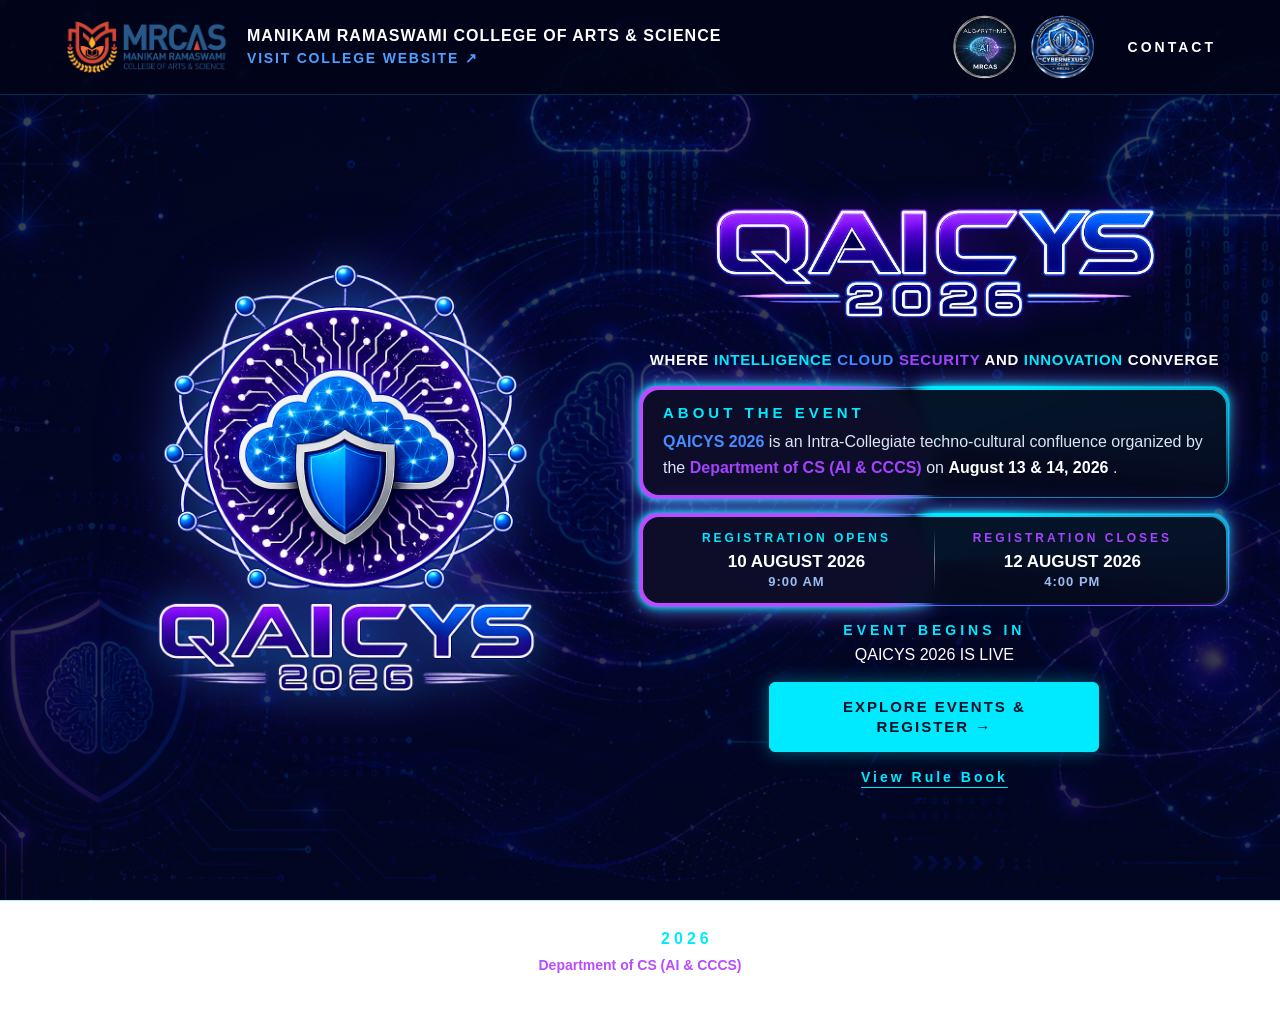
<file: qaicys-2026/index.html>
<!DOCTYPE html>
<html lang="en">

<head>

    <meta charset="UTF-8">

    <meta name="viewport"
          content="width=device-width, initial-scale=1.0">

    <title>QAICYS 2026</title>

    <!-- Browser Tab Icon -->
    <link
        rel="icon"
        type="image/png"
        href="assets/images/qaicys-icon.jpeg"
    >

    <!-- CSS -->
    <link
        rel="stylesheet"
        href="css/style.css"
    >

    <link
        rel="stylesheet"
        href="css/site-header.css"
    >

</head>


<body>


<!-- =====================================================
     SHARED PUBLIC HEADER
===================================================== -->

<header class="site-header">
    <div class="site-brand">
        <a
            href="https://mrcas.edu.in/"
            target="_blank"
            rel="noopener noreferrer"
            class="site-logo-link"
            aria-label="Visit the MRCAS college website"
        >
            <img
                src="assets/images/college-logo.png"
                alt="Manikam Ramaswami College of Arts and Science"
                class="site-college-logo"
            >
        </a>

        <div class="site-college-details">
            <p class="site-college-name">
                MANIKAM RAMASWAMI COLLEGE OF ARTS &amp; SCIENCE
            </p>
            <a
                href="https://mrcas.edu.in/"
                target="_blank"
                rel="noopener noreferrer"
                class="site-college-website"
            >
                VISIT COLLEGE WEBSITE ↗
            </a>
        </div>
    </div>

    <div class="site-club-logos" aria-label="Organizing clubs">
            <img src="assets/images/algorythms.jpeg" alt="Algorythms Club" class="site-club-logo">
            <img src="assets/images/cybernexus.jpeg" alt="Cybernexus Club" class="site-club-logo">
    </div>

    <nav class="site-primary-nav" aria-label="Primary navigation">
        <a href="html/contact.html" class="site-header-link">CONTACT</a>
    </nav>
</header>


<!-- =====================================================
     HOME
===================================================== -->

<main class="home">



    <!-- =================================================
         HERO SECTION
    ================================================== -->

    <section class="hero-section">


        <!-- =============================================
             LEFT SIDE
        ============================================== -->

        <div class="logo-container">

            <img
                src="assets/images/qaicys-logo.png"
                alt="QAICYS 2026 Logo"
                class="hero-logo"
            >

        </div>



        <!-- =============================================
             RIGHT SIDE
        ============================================== -->

        <div class="right-content">


            <!-- QAICYS DESKTOP TITLE -->

            <div class="desktop-title">

                <img
                    src="assets/images/qaicys-desktop.png"
                    alt="QAICYS 2026"
                    class="desktop-title-img"
                >

            </div>



            <!-- TAGLINE -->

            <p class="hero-tagline">

                WHERE

                <span class="cyan">
                    INTELLIGENCE
                </span>

                <span class="blue">
                    CLOUD
                </span>

                <span class="purple">
                    SECURITY
                </span>

                AND

                <span class="cyan">
                    INNOVATION
                </span>

                CONVERGE

            </p>



            <!-- =========================================
                 ABOUT EVENT
            ========================================== -->

            <div class="about-simple">


                <p class="about-title">
                    ABOUT THE EVENT
                </p>


                <p class="about-description">

                    <strong class="qaicys-name">
                        QAICYS 2026
                    </strong>

                    is an Intra-Collegiate techno-cultural
                    confluence organized by the

                    <span class="department">
                        Department of CS (AI &amp; CCCS)
                    </span>

                    on

                    <strong class="event-date">
                        August 13 &amp; 14, 2026
                    </strong>.

                </p>


            </div>



            <!-- =========================================
                 REGISTRATION INFORMATION
            ========================================== -->

            <div class="registration-card rotating-glow-box">

                <div class="registration-inner">

                    <div class="registration-block opens-block">

                        <p class="registration-label cyan-label">
                            REGISTRATION OPENS
                        </p>

                        <p class="registration-date">
                            10 AUGUST 2026
                        </p>

                        <p class="registration-time">
                            9:00 AM
                        </p>

                    </div>


                    <div class="registration-divider"></div>


                    <div class="registration-block closes-block">

                        <p class="registration-label purple-label">
                            REGISTRATION CLOSES
                        </p>

                        <p class="registration-date">
                            12 AUGUST 2026
                        </p>

                        <p class="registration-time">
                            4:00 PM
                        </p>

                    </div>

                </div>

            </div>



            <!-- =========================================
                 COUNTDOWN
            ========================================== -->

            <div class="countdown-section">


                <p class="countdown-label">
                    EVENT BEGINS IN
                </p>


                <div class="countdown">


                    <!-- DAYS -->

                    <div class="time-box">

                        <span id="days">
                            00
                        </span>

                        <small>
                            DAYS
                        </small>

                    </div>


                    <span class="separator">
                        :
                    </span>


                    <!-- HOURS -->

                    <div class="time-box">

                        <span id="hours">
                            00
                        </span>

                        <small>
                            HRS
                        </small>

                    </div>


                    <span class="separator">
                        :
                    </span>


                    <!-- MINUTES -->

                    <div class="time-box">

                        <span id="minutes">
                            00
                        </span>

                        <small>
                            MIN
                        </small>

                    </div>


                    <span class="separator">
                        :
                    </span>


                    <!-- SECONDS -->

                    <div class="time-box">

                        <span id="seconds">
                            00
                        </span>

                        <small>
                            SEC
                        </small>

                    </div>


                </div>


            </div>



            <!-- =========================================
                 BUTTONS
            ========================================== -->

            <div class="hero-buttons">


                <a
                    href="html/events.html"
                    class="hero-btn explore-btn"
                >
                    EXPLORE EVENTS &amp; REGISTER →
                </a>


            </div>



            <!-- =========================================
                 RULE BOOK
            ========================================== -->

            <div class="rulebook-area">

                <a
                    href="html/rulebook.html"
                    class="rulebook-link"
                >
                    View Rule Book
                </a>

            </div>


        </div>


    </section>


</main>



<!-- =====================================================
     FOOTER
===================================================== -->

<footer class="footer">


    <div class="footer-line"></div>


    <div class="footer-content">


        <p class="footer-brand">

            QAICYS

            <span>
                2026
            </span>

        </p>


        <p class="footer-department">
            Department of CS (AI &amp; CCCS)
        </p>


        <p class="footer-copy">
            © 2026 QAICYS. All Rights Reserved.
        </p>


    </div>


</footer>



<!-- JAVASCRIPT -->

<script src="js/script.js"></script>
<script src="js/registration-announcement.js"></script>


</body>

</html>
</file>
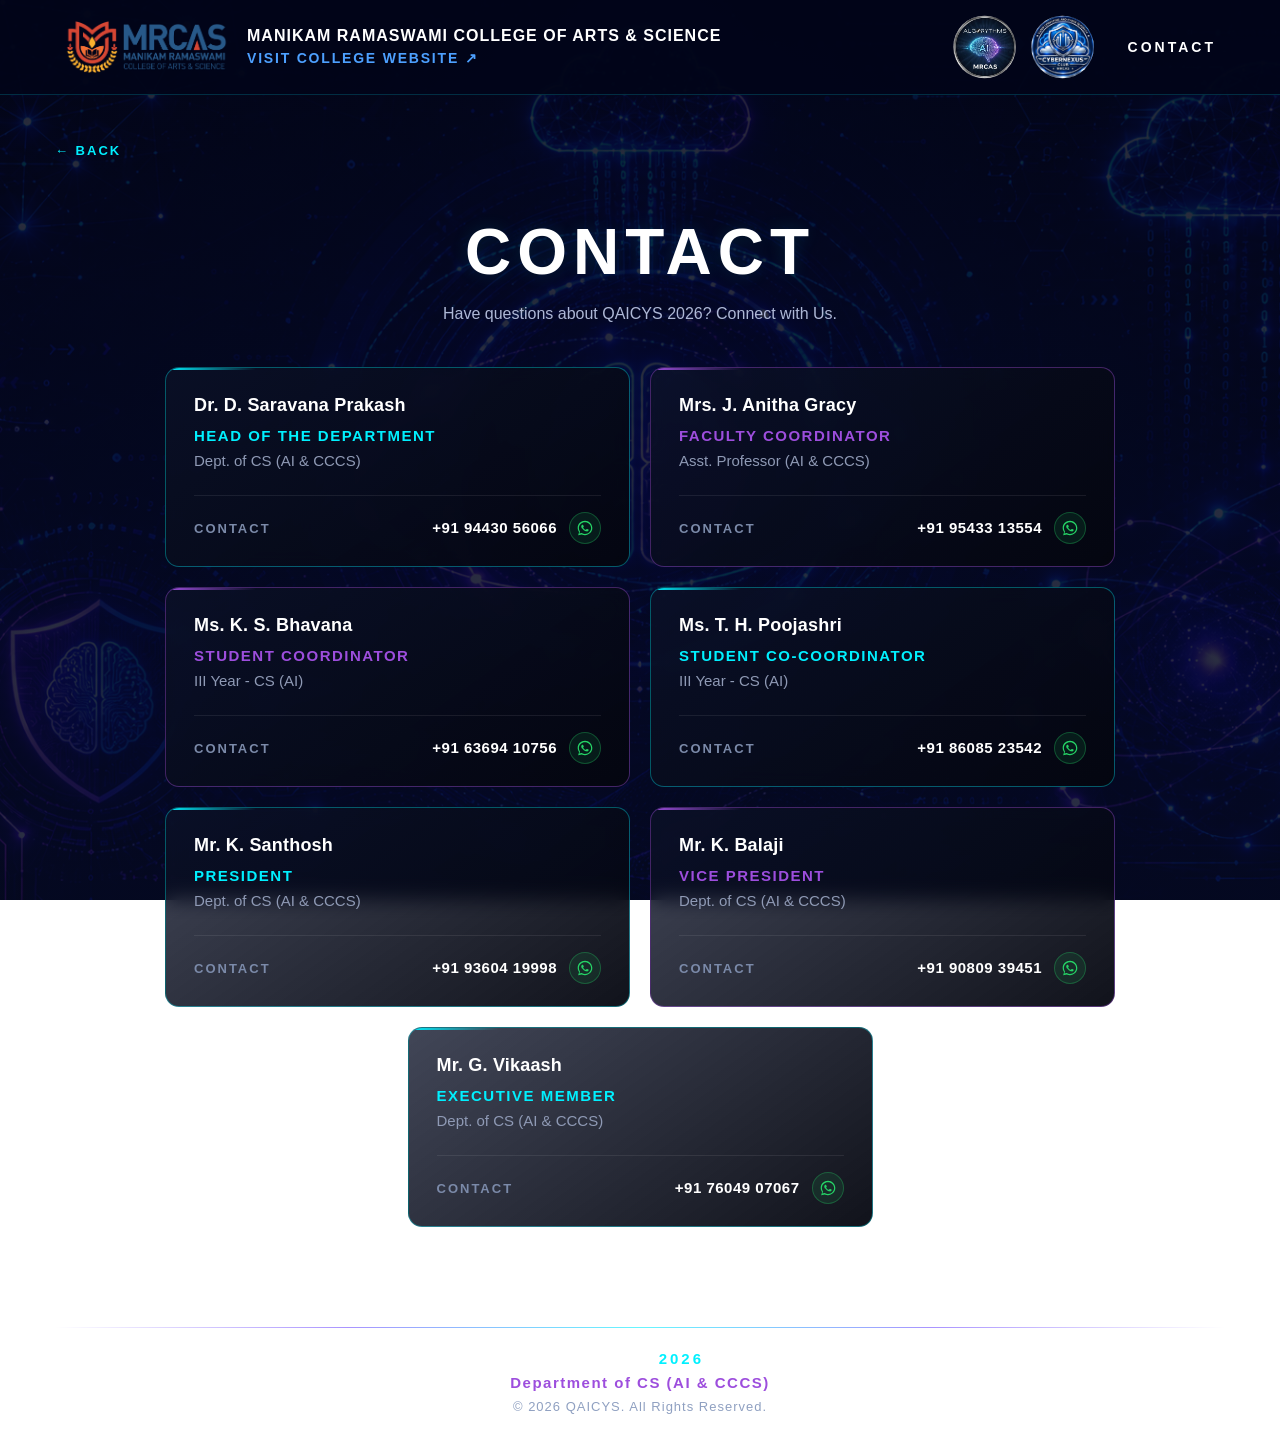
<file: qaicys-2026/html/contact.html>
<!DOCTYPE html>
<html lang="en">

<head>

    <meta charset="UTF-8">

    <meta name="viewport"
          content="width=device-width, initial-scale=1.0">

    <title>Contact | QAICYS 2026</title>

    <!-- FAVICON -->
    <link rel="icon"
          type="image/jpeg"
          href="../assets/images/qaicys-icon.jpeg">

    <!-- CONTACT CSS -->
    <link rel="stylesheet"
          href="../css/contact.css">

    <link rel="stylesheet"
          href="../css/site-header.css">

    <link rel="stylesheet"
      href="https://cdnjs.cloudflare.com/ajax/libs/font-awesome/6.5.2/css/all.min.css">

</head>


<body>

    <header class="site-header">
        <div class="site-brand">
            <a href="https://mrcas.edu.in/"
               target="_blank"
               rel="noopener noreferrer"
               class="site-logo-link"
               aria-label="Visit the MRCAS college website">
                <img src="../assets/images/college-logo.png"
                     alt="Manikam Ramaswami College of Arts and Science"
                     class="site-college-logo">
            </a>
            <div class="site-college-details">
                <p class="site-college-name">MANIKAM RAMASWAMI COLLEGE OF ARTS &amp; SCIENCE</p>
                <a href="https://mrcas.edu.in/"
                   target="_blank"
                   rel="noopener noreferrer"
                   class="site-college-website">VISIT COLLEGE WEBSITE ↗</a>
            </div>
        </div>
        <div class="site-club-logos" aria-label="Organizing clubs">
            <img src="../assets/images/algorythms.jpeg" alt="Algorythms Club" class="site-club-logo">
            <img src="../assets/images/cybernexus.jpeg" alt="Cybernexus Club" class="site-club-logo">
        </div>
        <nav class="site-primary-nav" aria-label="Primary navigation">
            <a href="contact.html" class="site-header-link" aria-current="page">CONTACT</a>
        </nav>
    </header>


    <!-- ==========================================
         CONTACT PAGE
    =========================================== -->

    <main class="contact-page">


        <!-- ======================================
             NAVIGATION
        ======================================= -->

        <nav class="page-back-nav" aria-label="Back navigation">
            <a href="../index.html" class="page-back-link">← BACK</a>
        </nav>



        <!-- ======================================
             PAGE HEADER
        ======================================= -->

        <section class="contact-header">



            <h1>
                CONTACT
            </h1>




            <p class="contact-intro">

                Have questions about QAICYS 2026?
                Connect with Us.

            </p>


        </section>



        <!-- ======================================
             CONTACT CARDS
        ======================================= -->

        <section class="contact-grid">


            <!-- ==================================
                 01
            =================================== -->

            <article class="contact-card">

                

                <div class="card-top-line"></div>


                <h2 class="contact-name">
                    Dr. D. Saravana Prakash
                </h2>


                <p class="contact-role">
                    Head of the Department
                </p>


                <p class="contact-department">
                    Dept. of CS (AI & CCCS)
                </p>


                <div class="contact-bottom">

    <span class="contact-label">
        CONTACT
    </span>

    <div class="contact-actions">

        <!-- PHONE NUMBER -->
        <a href="tel:+919443056066"
           class="phone-number">
            +91 94430 56066
        </a>

        <!-- WHATSAPP -->
        <a href="https://wa.me/+919443056066"
           class="whatsapp-btn"
           target="_blank"
           aria-label="Chat on WhatsApp">

            <svg viewBox="0 0 32 32" aria-hidden="true">
                <path fill="currentColor"
                    d="M16 3C8.83 3 3 8.63 3 15.56c0 2.76.94 5.31 2.53 7.38L3.86 29 10.2 27.4A13.3 13.3 0 0 0 16 28.72c7.17 0 13-5.63 13-12.56C29 9.23 23.17 3 16 3zm0 23.55a11.2 11.2 0 0 1-5.7-1.55l-.41-.24-3.76.95 1-3.56-.27-.43a10.25 10.25 0 0 1-1.7-5.66C5.16 10.3 10 5.6 16 5.6s10.84 4.7 10.84 10.46S22 26.55 16 26.55zm5.94-7.84c-.33-.16-1.92-.92-2.22-1.03-.3-.11-.52-.16-.74.16-.22.32-.85 1.03-1.04 1.24-.19.22-.38.24-.71.08-.33-.16-1.38-.49-2.63-1.57-.97-.84-1.63-1.88-1.82-2.2-.19-.32-.02-.5.14-.66.15-.14.33-.38.49-.57.16-.19.22-.32.33-.54.11-.22.05-.41-.03-.57-.08-.16-.74-1.73-1.01-2.37-.27-.64-.54-.54-.74-.55h-.63c-.22 0-.57.08-.87.41-.3.32-1.14 1.08-1.14 2.64s1.17 3.07 1.33 3.29c.16.22 2.3 3.4 5.57 4.77.78.33 1.39.52 1.86.67.78.24 1.49.21 2.05.13.63-.09 1.92-.76 2.19-1.49.27-.73.27-1.35.19-1.49-.08-.14-.3-.22-.63-.38z"/>
            </svg>

        </a>

    </div>

</div>

            </article>



            <!-- ==================================
                 02
            =================================== -->

            <article class="contact-card purple-card">

            

                <div class="card-top-line"></div>


                <h2 class="contact-name">
                    Mrs. J. Anitha Gracy
                </h2>


                <p class="contact-role">
                    Faculty Coordinator
                </p>


                <p class="contact-department">
                    Asst. Professor (AI & CCCS)
                </p>


                <div class="contact-bottom">

    <span class="contact-label">
        CONTACT
    </span>

    <div class="contact-actions">

        <!-- PHONE NUMBER -->
        <a href="tel:+919543313554"
           class="phone-number">
           +91 95433 13554
        </a>

        <!-- WHATSAPP -->
        <a href="https://wa.me/+919543313554"
           class="whatsapp-btn"
           target="_blank"
           aria-label="Chat on WhatsApp">

            <svg viewBox="0 0 32 32" aria-hidden="true">
                <path fill="currentColor"
                    d="M16 3C8.83 3 3 8.63 3 15.56c0 2.76.94 5.31 2.53 7.38L3.86 29 10.2 27.4A13.3 13.3 0 0 0 16 28.72c7.17 0 13-5.63 13-12.56C29 9.23 23.17 3 16 3zm0 23.55a11.2 11.2 0 0 1-5.7-1.55l-.41-.24-3.76.95 1-3.56-.27-.43a10.25 10.25 0 0 1-1.7-5.66C5.16 10.3 10 5.6 16 5.6s10.84 4.7 10.84 10.46S22 26.55 16 26.55zm5.94-7.84c-.33-.16-1.92-.92-2.22-1.03-.3-.11-.52-.16-.74.16-.22.32-.85 1.03-1.04 1.24-.19.22-.38.24-.71.08-.33-.16-1.38-.49-2.63-1.57-.97-.84-1.63-1.88-1.82-2.2-.19-.32-.02-.5.14-.66.15-.14.33-.38.49-.57.16-.19.22-.32.33-.54.11-.22.05-.41-.03-.57-.08-.16-.74-1.73-1.01-2.37-.27-.64-.54-.54-.74-.55h-.63c-.22 0-.57.08-.87.41-.3.32-1.14 1.08-1.14 2.64s1.17 3.07 1.33 3.29c.16.22 2.3 3.4 5.57 4.77.78.33 1.39.52 1.86.67.78.24 1.49.21 2.05.13.63-.09 1.92-.76 2.19-1.49.27-.73.27-1.35.19-1.49-.08-.14-.3-.22-.63-.38z"/>
            </svg>

        </a>

    </div>

</div>
    
            </article>


            <!-- ==================================
                 04
            =================================== -->

            <article class="contact-card purple-card">


                <div class="card-top-line"></div>


                <h2 class="contact-name">
                    Ms. K. S. Bhavana
                </h2>


                <p class="contact-role">
                    Student Coordinator
                </p>


                <p class="contact-department">
                    III Year - CS (AI)
                </p>


                <div class="contact-bottom">

    <span class="contact-label">
        CONTACT
    </span>

    <div class="contact-actions">

        <!-- PHONE NUMBER -->
        <a href="tel:+9163694107562"
           class="phone-number">
            +91 63694 10756
        </a>

        <!-- WHATSAPP -->
        <a href="https://wa.me/916369410756"
           class="whatsapp-btn"
           target="_blank"
           aria-label="Chat on WhatsApp">

            <svg viewBox="0 0 32 32" aria-hidden="true">
                <path fill="currentColor"
                    d="M16 3C8.83 3 3 8.63 3 15.56c0 2.76.94 5.31 2.53 7.38L3.86 29 10.2 27.4A13.3 13.3 0 0 0 16 28.72c7.17 0 13-5.63 13-12.56C29 9.23 23.17 3 16 3zm0 23.55a11.2 11.2 0 0 1-5.7-1.55l-.41-.24-3.76.95 1-3.56-.27-.43a10.25 10.25 0 0 1-1.7-5.66C5.16 10.3 10 5.6 16 5.6s10.84 4.7 10.84 10.46S22 26.55 16 26.55zm5.94-7.84c-.33-.16-1.92-.92-2.22-1.03-.3-.11-.52-.16-.74.16-.22.32-.85 1.03-1.04 1.24-.19.22-.38.24-.71.08-.33-.16-1.38-.49-2.63-1.57-.97-.84-1.63-1.88-1.82-2.2-.19-.32-.02-.5.14-.66.15-.14.33-.38.49-.57.16-.19.22-.32.33-.54.11-.22.05-.41-.03-.57-.08-.16-.74-1.73-1.01-2.37-.27-.64-.54-.54-.74-.55h-.63c-.22 0-.57.08-.87.41-.3.32-1.14 1.08-1.14 2.64s1.17 3.07 1.33 3.29c.16.22 2.3 3.4 5.57 4.77.78.33 1.39.52 1.86.67.78.24 1.49.21 2.05.13.63-.09 1.92-.76 2.19-1.49.27-.73.27-1.35.19-1.49-.08-.14-.3-.22-.63-.38z"/>
            </svg>

        </a>

    </div>

</div>
            </article>



            <!-- ==================================
                 05
            =================================== -->

            <article class="contact-card">


                <div class="card-top-line"></div>


                <h2 class="contact-name">
                    Ms. T. H. Poojashri
                </h2>


                <p class="contact-role">
                    Student Co-Coordinator
                </p>


                <p class="contact-department">
                    III Year - CS (AI)
                </p>


      <div class="contact-bottom">

    <span class="contact-label">
        CONTACT
    </span>

    <div class="contact-actions">

        <!-- PHONE NUMBER -->
        <a href="tel:+918608523542"
           class="phone-number">
            +91 86085 23542
        </a>

        <!-- WHATSAPP -->
        <a href="https://wa.me/918608523542"
           class="whatsapp-btn"
           target="_blank"
           aria-label="Chat on WhatsApp">

            <svg viewBox="0 0 32 32" aria-hidden="true">
                <path fill="currentColor"
                    d="M16 3C8.83 3 3 8.63 3 15.56c0 2.76.94 5.31 2.53 7.38L3.86 29 10.2 27.4A13.3 13.3 0 0 0 16 28.72c7.17 0 13-5.63 13-12.56C29 9.23 23.17 3 16 3zm0 23.55a11.2 11.2 0 0 1-5.7-1.55l-.41-.24-3.76.95 1-3.56-.27-.43a10.25 10.25 0 0 1-1.7-5.66C5.16 10.3 10 5.6 16 5.6s10.84 4.7 10.84 10.46S22 26.55 16 26.55zm5.94-7.84c-.33-.16-1.92-.92-2.22-1.03-.3-.11-.52-.16-.74.16-.22.32-.85 1.03-1.04 1.24-.19.22-.38.24-.71.08-.33-.16-1.38-.49-2.63-1.57-.97-.84-1.63-1.88-1.82-2.2-.19-.32-.02-.5.14-.66.15-.14.33-.38.49-.57.16-.19.22-.32.33-.54.11-.22.05-.41-.03-.57-.08-.16-.74-1.73-1.01-2.37-.27-.64-.54-.54-.74-.55h-.63c-.22 0-.57.08-.87.41-.3.32-1.14 1.08-1.14 2.64s1.17 3.07 1.33 3.29c.16.22 2.3 3.4 5.57 4.77.78.33 1.39.52 1.86.67.78.24 1.49.21 2.05.13.63-.09 1.92-.76 2.19-1.49.27-.73.27-1.35.19-1.49-.08-.14-.3-.22-.63-.38z"/>
            </svg>

        </a>

    </div>

</div>
            </article>

            <!-- ==================================
                 03
            =================================== -->

            <article class="contact-card">

                <div class="card-top-line"></div>


                <h2 class="contact-name">
                    Mr. K. Santhosh
                </h2>


                <p class="contact-role">
                    President
                </p>


                <p class="contact-department">
                    Dept. of CS (AI & CCCS)
                </p>


                <div class="contact-bottom">

    <span class="contact-label">
        CONTACT
    </span>

    <div class="contact-actions">

        <!-- PHONE NUMBER -->
        <a href="tel:+919360419998"
           class="phone-number">
            +91 93604 19998
        </a>

        <!-- WHATSAPP -->
        <a href="https://wa.me/919360419998"
           class="whatsapp-btn"
           target="_blank"
           aria-label="Chat on WhatsApp">

            <svg viewBox="0 0 32 32" aria-hidden="true">
                <path fill="currentColor"
                    d="M16 3C8.83 3 3 8.63 3 15.56c0 2.76.94 5.31 2.53 7.38L3.86 29 10.2 27.4A13.3 13.3 0 0 0 16 28.72c7.17 0 13-5.63 13-12.56C29 9.23 23.17 3 16 3zm0 23.55a11.2 11.2 0 0 1-5.7-1.55l-.41-.24-3.76.95 1-3.56-.27-.43a10.25 10.25 0 0 1-1.7-5.66C5.16 10.3 10 5.6 16 5.6s10.84 4.7 10.84 10.46S22 26.55 16 26.55zm5.94-7.84c-.33-.16-1.92-.92-2.22-1.03-.3-.11-.52-.16-.74.16-.22.32-.85 1.03-1.04 1.24-.19.22-.38.24-.71.08-.33-.16-1.38-.49-2.63-1.57-.97-.84-1.63-1.88-1.82-2.2-.19-.32-.02-.5.14-.66.15-.14.33-.38.49-.57.16-.19.22-.32.33-.54.11-.22.05-.41-.03-.57-.08-.16-.74-1.73-1.01-2.37-.27-.64-.54-.54-.74-.55h-.63c-.22 0-.57.08-.87.41-.3.32-1.14 1.08-1.14 2.64s1.17 3.07 1.33 3.29c.16.22 2.3 3.4 5.57 4.77.78.33 1.39.52 1.86.67.78.24 1.49.21 2.05.13.63-.09 1.92-.76 2.19-1.49.27-.73.27-1.35.19-1.49-.08-.14-.3-.22-.63-.38z"/>
            </svg>

        </a>

    </div>

</div>

            </article>


            <!-- ==================================
                 06
            =================================== -->

            <article class="contact-card purple-card">

                <div class="card-top-line"></div>


                <h2 class="contact-name">
                    Mr. K. Balaji
                </h2>


                <p class="contact-role">
                    Vice President
                </p>


                <p class="contact-department">
                    Dept. of CS (AI & CCCS)
                </p>


                <div class="contact-bottom">

    <span class="contact-label">
        CONTACT
    </span>

    <div class="contact-actions">

        <!-- PHONE NUMBER -->
        <a href="tel:+9080939451"
           class="phone-number">
            +91 90809 39451
        </a>

        <!-- WHATSAPP -->
        <a href="https://wa.me/9080939451"
           class="whatsapp-btn"
           target="_blank"
           aria-label="Chat on WhatsApp">

            <svg viewBox="0 0 32 32" aria-hidden="true">
                <path fill="currentColor"
                    d="M16 3C8.83 3 3 8.63 3 15.56c0 2.76.94 5.31 2.53 7.38L3.86 29 10.2 27.4A13.3 13.3 0 0 0 16 28.72c7.17 0 13-5.63 13-12.56C29 9.23 23.17 3 16 3zm0 23.55a11.2 11.2 0 0 1-5.7-1.55l-.41-.24-3.76.95 1-3.56-.27-.43a10.25 10.25 0 0 1-1.7-5.66C5.16 10.3 10 5.6 16 5.6s10.84 4.7 10.84 10.46S22 26.55 16 26.55zm5.94-7.84c-.33-.16-1.92-.92-2.22-1.03-.3-.11-.52-.16-.74.16-.22.32-.85 1.03-1.04 1.24-.19.22-.38.24-.71.08-.33-.16-1.38-.49-2.63-1.57-.97-.84-1.63-1.88-1.82-2.2-.19-.32-.02-.5.14-.66.15-.14.33-.38.49-.57.16-.19.22-.32.33-.54.11-.22.05-.41-.03-.57-.08-.16-.74-1.73-1.01-2.37-.27-.64-.54-.54-.74-.55h-.63c-.22 0-.57.08-.87.41-.3.32-1.14 1.08-1.14 2.64s1.17 3.07 1.33 3.29c.16.22 2.3 3.4 5.57 4.77.78.33 1.39.52 1.86.67.78.24 1.49.21 2.05.13.63-.09 1.92-.76 2.19-1.49.27-.73.27-1.35.19-1.49-.08-.14-.3-.22-.63-.38z"/>
            </svg>

        </a>

    </div>

</div>
            </article>



            <!-- ==================================
                 07
            =================================== -->

            <article class="contact-card last-card">

                <div class="card-top-line"></div>


                <h2 class="contact-name">
                    Mr. G. Vikaash
                </h2>


                <p class="contact-role">
                    Executive Member
                </p>


                <p class="contact-department">
                    Dept. of CS (AI & CCCS)
                </p>


                <div class="contact-bottom">

    <span class="contact-label">
        CONTACT
    </span>

    <div class="contact-actions">

        <!-- PHONE NUMBER -->
        <a href="tel:+7604907067"
           class="phone-number">
            +91 76049 07067
        </a>

        <!-- WHATSAPP -->
        <a href="https://wa.me/7604907067"
           class="whatsapp-btn"
           target="_blank"
           aria-label="Chat on WhatsApp">

            <svg viewBox="0 0 32 32" aria-hidden="true">
                <path fill="currentColor"
                    d="M16 3C8.83 3 3 8.63 3 15.56c0 2.76.94 5.31 2.53 7.38L3.86 29 10.2 27.4A13.3 13.3 0 0 0 16 28.72c7.17 0 13-5.63 13-12.56C29 9.23 23.17 3 16 3zm0 23.55a11.2 11.2 0 0 1-5.7-1.55l-.41-.24-3.76.95 1-3.56-.27-.43a10.25 10.25 0 0 1-1.7-5.66C5.16 10.3 10 5.6 16 5.6s10.84 4.7 10.84 10.46S22 26.55 16 26.55zm5.94-7.84c-.33-.16-1.92-.92-2.22-1.03-.3-.11-.52-.16-.74.16-.22.32-.85 1.03-1.04 1.24-.19.22-.38.24-.71.08-.33-.16-1.38-.49-2.63-1.57-.97-.84-1.63-1.88-1.82-2.2-.19-.32-.02-.5.14-.66.15-.14.33-.38.49-.57.16-.19.22-.32.33-.54.11-.22.05-.41-.03-.57-.08-.16-.74-1.73-1.01-2.37-.27-.64-.54-.54-.74-.55h-.63c-.22 0-.57.08-.87.41-.3.32-1.14 1.08-1.14 2.64s1.17 3.07 1.33 3.29c.16.22 2.3 3.4 5.57 4.77.78.33 1.39.52 1.86.67.78.24 1.49.21 2.05.13.63-.09 1.92-.76 2.19-1.49.27-.73.27-1.35.19-1.49-.08-.14-.3-.22-.63-.38z"/>
            </svg>

        </a>

    </div>

</div>

            </article>


        </section>


    </main>



    <!-- ==========================================
         FOOTER
    =========================================== -->

    <footer class="footer">


        <div class="footer-line"></div>


        <div class="footer-content">


            <p class="footer-brand">

                QAICYS

                <span>
                    2026
                </span>

            </p>


            <p class="footer-department">

                Department of CS (AI & CCCS)

            </p>


            <p class="footer-copy">

                © 2026 QAICYS. All Rights Reserved.

            </p>


        </div>


    </footer>


<script src="../js/registration-announcement.js"></script>
</body>

</html>
</file>
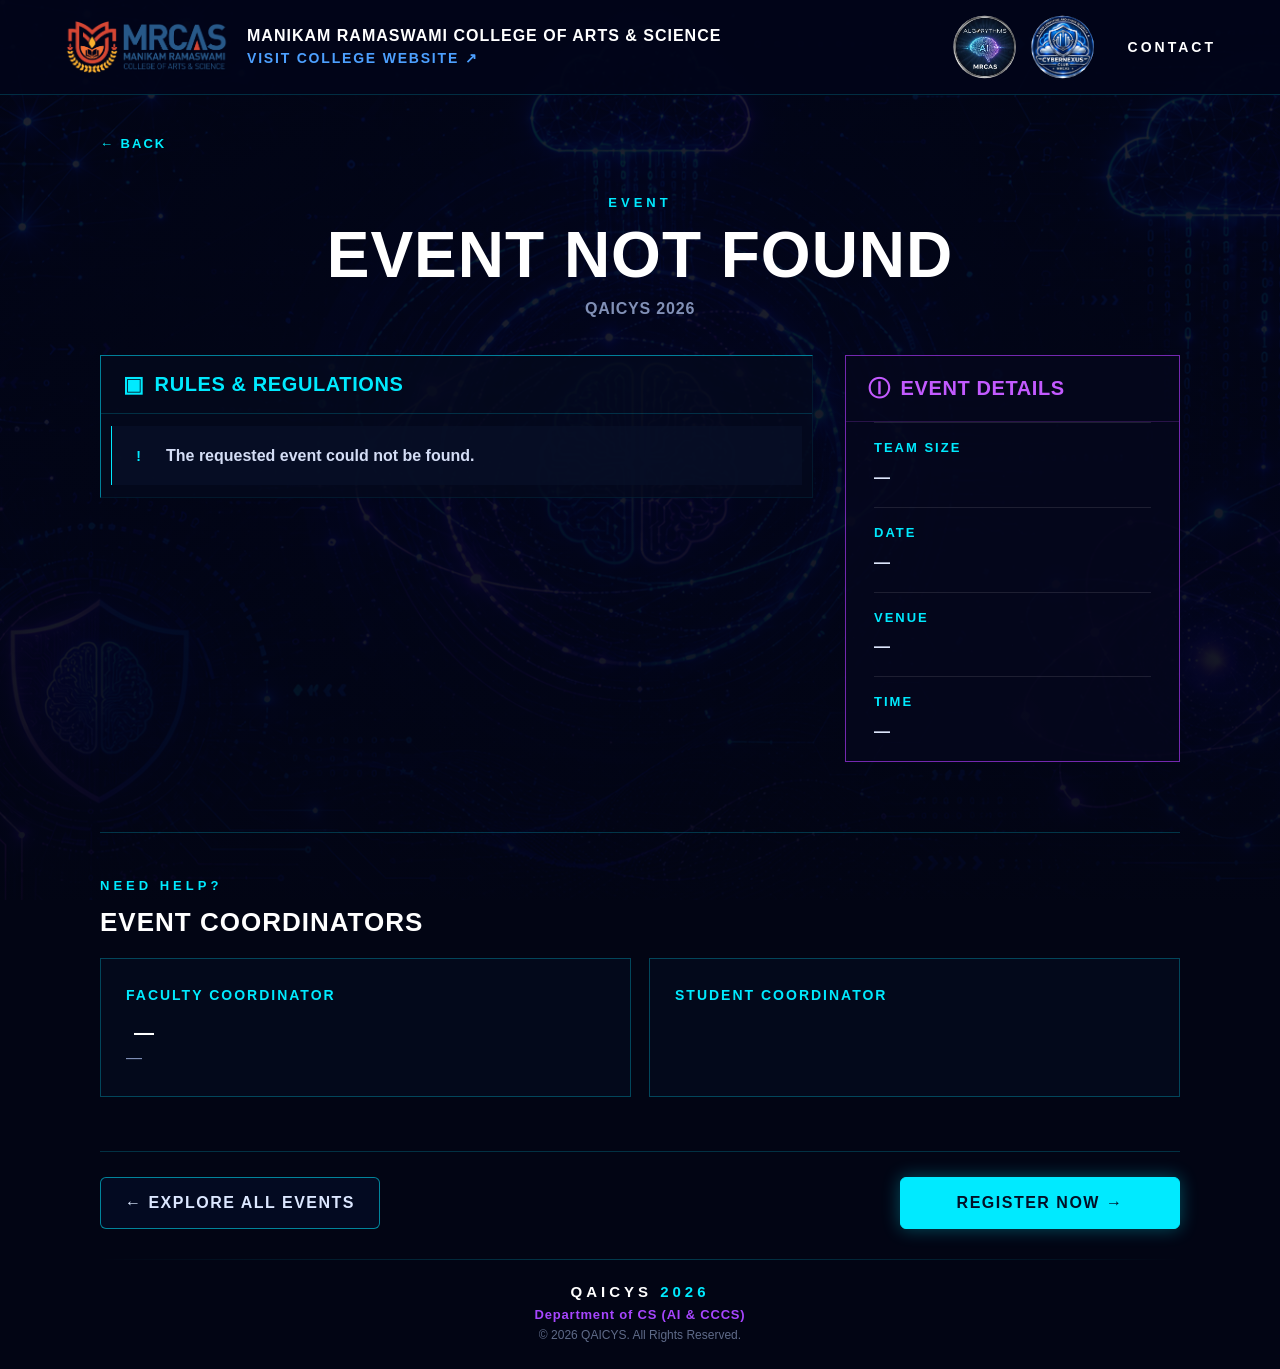
<file: qaicys-2026/html/event.html>
<!DOCTYPE html>
<html lang="en">

<head>

    <meta charset="UTF-8">

    <meta
        name="viewport"
        content="width=device-width, initial-scale=1.0"
    >

    <title>Event | QAICYS 2026</title>

    <link
        rel="icon"
        href="../assets/images/qaicys-icon.jpeg"
    >

    <link
        rel="stylesheet"
        href="../css/event.css"
    >

    <link
        rel="stylesheet"
        href="../css/site-header.css"
    >

</head>


<body>

<header class="site-header">
    <div class="site-brand">
        <a href="https://mrcas.edu.in/"
           target="_blank"
           rel="noopener noreferrer"
           class="site-logo-link"
           aria-label="Visit the MRCAS college website">
            <img src="../assets/images/college-logo.png"
                 alt="Manikam Ramaswami College of Arts and Science"
                 class="site-college-logo">
        </a>
        <div class="site-college-details">
            <p class="site-college-name">MANIKAM RAMASWAMI COLLEGE OF ARTS &amp; SCIENCE</p>
            <a href="https://mrcas.edu.in/"
               target="_blank"
               rel="noopener noreferrer"
               class="site-college-website">VISIT COLLEGE WEBSITE ↗</a>
        </div>
    </div>
    <div class="site-club-logos" aria-label="Organizing clubs">
        <img src="../assets/images/algorythms.jpeg" alt="Algorythms Club" class="site-club-logo">
        <img src="../assets/images/cybernexus.jpeg" alt="Cybernexus Club" class="site-club-logo">
    </div>
    <nav class="site-primary-nav" aria-label="Primary navigation">
        <a href="contact.html" class="site-header-link">CONTACT</a>
    </nav>
</header>


<main class="event-page">


    <!-- =========================================
         TOP NAV
    ========================================== -->

    <nav class="page-back-nav" aria-label="Back navigation">
        <a
            href="events.html"
            id="backToEvents"
            class="page-back-link"
        >
            ← BACK
        </a>
    </nav>



    <!-- =========================================
         HERO
    ========================================== -->

    <section class="event-hero">

        <p class="event-eyebrow">
            EVENT
        </p>

        <h1 id="eventTitle">
            EVENT
        </h1>

        <p
            class="event-subtitle"
            id="eventSubtitle"
        >
            QAICYS 2026
        </p>

    </section>



    <!-- =========================================
         RULES + DETAILS
    ========================================== -->

    <section class="main-event-grid">


        <!-- =====================================
             RULES
        ====================================== -->

        <section class="rules-panel">

            <div class="section-heading cyan">

                <span class="heading-icon">
                    ▣
                </span>

                <span>
                    RULES &amp; REGULATIONS
                </span>

            </div>


            <div
                id="rulesContainer"
                class="rules-list"
            ></div>

        </section>



        <!-- =====================================
             DETAILS
        ====================================== -->

        <section class="details-panel">

            <div class="section-heading purple">

                <span class="heading-icon">
                    ⓘ
                </span>

                <span>
                    EVENT DETAILS
                </span>

            </div>


            <div class="detail-item">

                <span>
                    TEAM SIZE
                </span>

                <strong id="teamSize">
                    —
                </strong>

            </div>


            <div class="detail-item">

                <span>
                    DATE
                </span>

                <strong id="eventDate">
                    —
                </strong>

            </div>


            <div class="detail-item">

                <span>
                    VENUE
                </span>

                <strong id="eventVenue">
                    —
                </strong>

            </div>


            <div class="detail-item">

                <span>
                    TIME
                </span>

                <strong id="eventTime">
                    —
                </strong>

            </div>

        </section>


    </section>



    <!-- =========================================
         COORDINATORS
         FULL WIDTH — BELOW RULES + DETAILS
    ========================================== -->

    <section class="coordinators-section">


        <div class="coordinator-heading">

            <p>
                NEED HELP?
            </p>

            <h2>
                EVENT COORDINATORS
            </h2>

        </div>


        <div class="coordinator-grid">


            <!-- FACULTY -->

            <div class="coordinator-card">

                <span class="coordinator-label">
                    FACULTY COORDINATOR
                </span>


                <h3 id="facultyName">
                    —
                </h3>


                <a
                    href="#"
                    id="facultyPhone"
                >
                    —
                </a>

            </div>



            <!-- STUDENT -->

            <div
                class="coordinator-card"
                id="studentCoordinatorList"
            >

                <span class="coordinator-label">
                    STUDENT COORDINATOR
                </span>

            </div>


        </div>

    </section>



    <!-- =========================================
         ACTIONS
    ========================================== -->

    <section class="event-actions">

        <a
            href="events.html"
            id="exploreEvents"
            class="explore-link"
        >
            ← EXPLORE ALL EVENTS
        </a>


        <a
            href="#"
            id="registerNow"
            class="register-link"
        >
            REGISTER NOW →
        </a>

    </section>


</main>



<!-- =========================================
     FOOTER
========================================== -->

<footer class="event-footer">

    <div class="footer-line"></div>

    <div class="footer-brand">
        QAICYS <span>2026</span>
    </div>

    <div class="footer-department">
        Department of CS (AI &amp; CCCS)
    </div>

    <div class="footer-copy">
        © 2026 QAICYS. All Rights Reserved.
    </div>

</footer>



<script src="../js/event.js"></script>


</body>

</html>
</file>
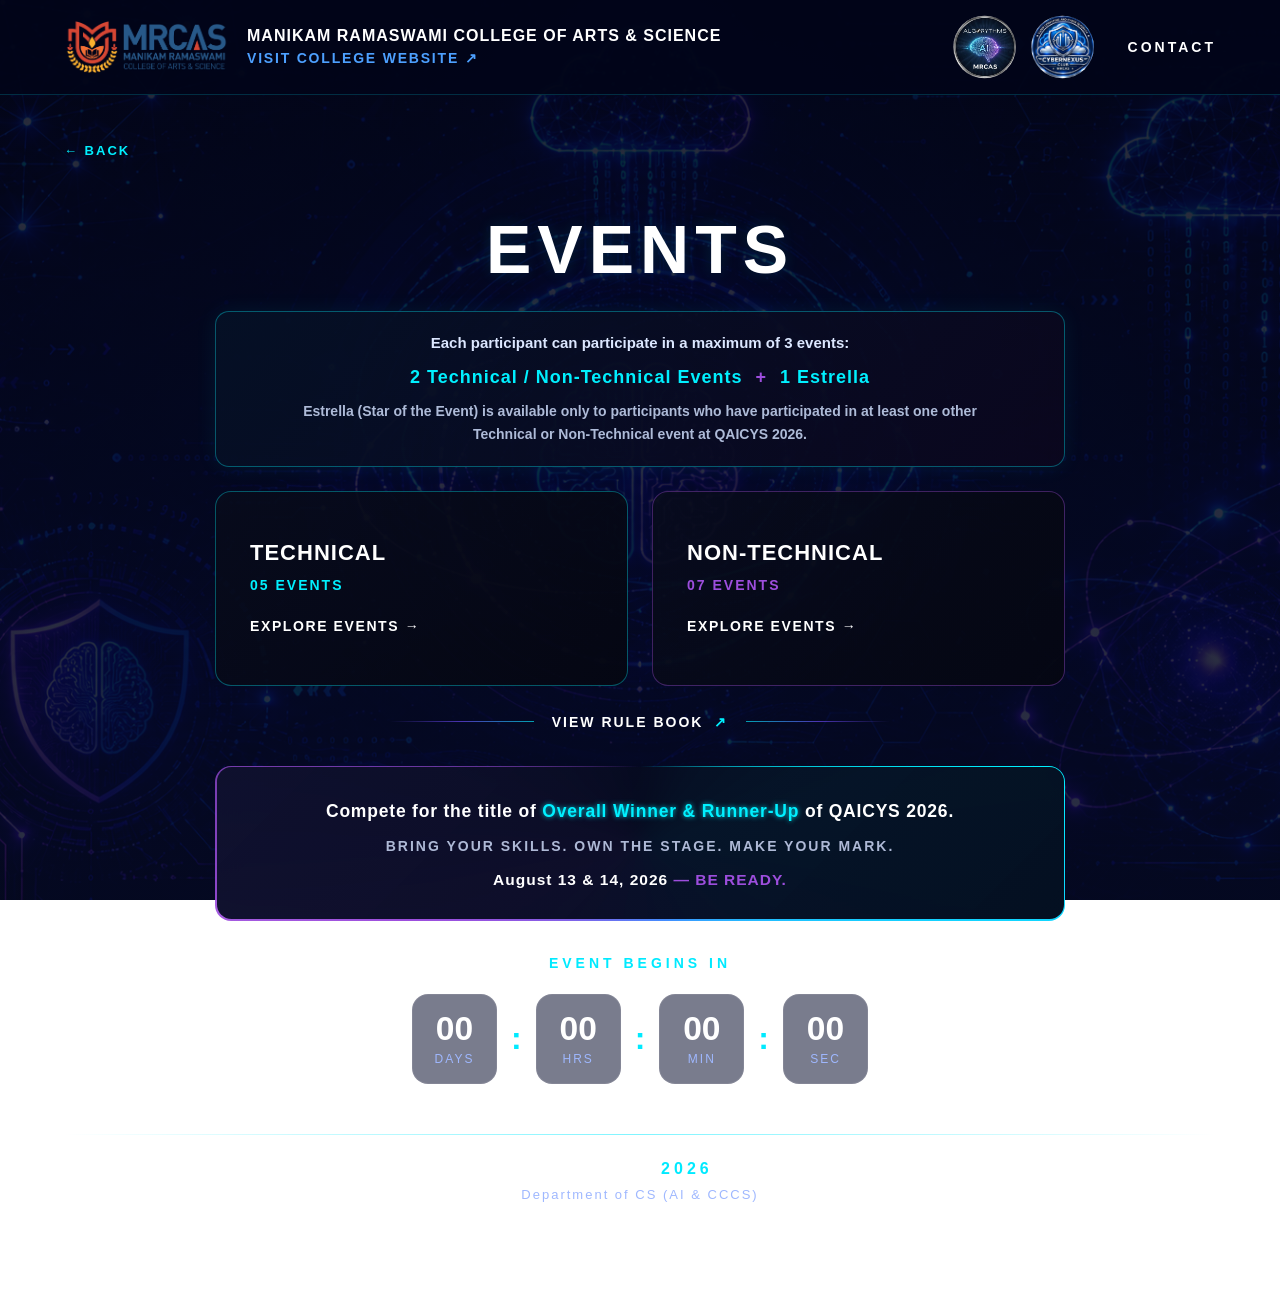
<file: qaicys-2026/html/events.html>
<!DOCTYPE html>
<html lang="en">

<head>

    <meta charset="UTF-8">

    <meta name="viewport"
          content="width=device-width, initial-scale=1.0">

    <title>Events | QAICYS 2026</title>

    <!-- FAVICON -->
    <link rel="icon"
          type="image/jpeg"
          href="../assets/images/qaicys-icon.jpeg">

    <!-- EVENTS CSS -->
    <link rel="stylesheet"
          href="../css/events.css">

    <link rel="stylesheet"
          href="../css/site-header.css">

</head>


<body>

    <header class="site-header">
        <div class="site-brand">
            <a href="https://mrcas.edu.in/"
               target="_blank"
               rel="noopener noreferrer"
               class="site-logo-link"
               aria-label="Visit the MRCAS college website">
                <img src="../assets/images/college-logo.png"
                     alt="Manikam Ramaswami College of Arts and Science"
                     class="site-college-logo">
            </a>
            <div class="site-college-details">
                <p class="site-college-name">MANIKAM RAMASWAMI COLLEGE OF ARTS &amp; SCIENCE</p>
                <a href="https://mrcas.edu.in/"
                   target="_blank"
                   rel="noopener noreferrer"
                   class="site-college-website">VISIT COLLEGE WEBSITE ↗</a>
            </div>
        </div>
        <div class="site-club-logos" aria-label="Organizing clubs">
            <img src="../assets/images/algorythms.jpeg" alt="Algorythms Club" class="site-club-logo">
            <img src="../assets/images/cybernexus.jpeg" alt="Cybernexus Club" class="site-club-logo">
        </div>
        <nav class="site-primary-nav" aria-label="Primary navigation">
            <a href="contact.html" class="site-header-link">CONTACT</a>
        </nav>
    </header>


    <!-- ==========================================
         EVENTS PAGE
    =========================================== -->

    <main class="events-page">


        <!-- ======================================
             NAVIGATION
        ======================================= -->

        <nav class="page-back-nav" aria-label="Back navigation">
            <a href="../index.html" class="page-back-link">← BACK</a>
        </nav>



        <!-- ======================================
             PAGE HEADING
        ======================================= -->

        <section class="events-header">

            <h1>
                EVENTS
            </h1>

            

        </section>


        <!-- ======================================
             PARTICIPATION ELIGIBILITY
        ======================================= -->

        <aside class="participation-notice" aria-labelledby="participationNoticeTitle">
            <p id="participationNoticeTitle" class="participation-notice-title">
                Each participant can participate in a maximum of 3 events:
            </p>
            <p class="participation-limit">
                2 Technical / Non-Technical Events <span>+</span> 1 Estrella
            </p>
            <p class="participation-description">
                Estrella (Star of the Event) is available only to participants who have
                participated in at least one other Technical or Non-Technical event at
                QAICYS 2026.
            </p>
        </aside>



        <!-- ======================================
             EVENT CATEGORIES
        ======================================= -->

        <section class="event-categories">

            <!-- TECHNICAL EVENTS -->
            <a href="technical.html" class="category-card technical-card">

                <div class="category-content">

                    <h2>
                        TECHNICAL
                    </h2>

                    <p class="category-subtitle">
                        05 EVENTS
                    </p>

                    <span class="category-explore">
                        EXPLORE EVENTS →
                    </span>

                </div>

            </a>


            <!-- NON-TECHNICAL EVENTS -->
            <a href="nontechnical.html" class="category-card nontechnical-card">

                <div class="category-content">

                    <h2>
                        NON-TECHNICAL
                    </h2>

                    <p class="category-subtitle">
                        07 EVENTS
                    </p>

                    <span class="category-explore">
                        EXPLORE EVENTS →
                    </span>

                </div>

            </a>

        </section>

        <!-- ==========================================
             EVENT ACTION AREA
        =========================================== -->

        <section class="event-action-area">


            <!-- RULE BOOK -->

            <div class="events-rulebook">

                <span class="rulebook-line"></span>

                <a href="rulebook.html"
                   class="events-rulebook-link">

                    VIEW RULE BOOK
                    <span>↗</span>

                </a>

                <span class="rulebook-line"></span>

            </div>

            <!-- ==========================================
                 QAICYS CHALLENGE MESSAGE
            =========================================== -->

            <section class="qaicys-challenge rotating-glow-box">

                <div class="challenge-inner">

                    <p class="challenge-main">
                        Compete for the title of
                        <span>Overall Winner &amp; Runner-Up</span>
                        of QAICYS 2026.
                    </p>

                    <p class="challenge-tagline">
                        Bring your skills. Own the stage. Make your mark.
                    </p>

                    <p class="challenge-date">
                        August 13 &amp; 14, 2026
                        <strong>— BE READY.</strong>
                    </p>

                </div>

            </section>



    <!-- ======================================
         COUNTDOWN
    ======================================= -->

    <div class="events-countdown-section">

        <p class="events-countdown-label">
            EVENT BEGINS IN
        </p>


        <div class="events-countdown">


            <!-- DAYS -->

            <div class="events-time-box">

                <span id="days">
                    00
                </span>

                <small>
                    DAYS
                </small>

            </div>


            <span class="events-separator">
                :
            </span>


            <!-- HOURS -->

            <div class="events-time-box">

                <span id="hours">
                    00
                </span>

                <small>
                    HRS
                </small>

            </div>


            <span class="events-separator">
                :
            </span>


            <!-- MINUTES -->

            <div class="events-time-box">

                <span id="minutes">
                    00
                </span>

                <small>
                    MIN
                </small>

            </div>


            <span class="events-separator">
                :
            </span>


            <!-- SECONDS -->

            <div class="events-time-box">

                <span id="seconds">
                    00
                </span>

                <small>
                    SEC
                </small>

            </div>


        </div>

    </div>


</section>
<footer class="footer">


    <div class="footer-line"></div>


    <div class="footer-content">


        <p class="footer-brand">

            QAICYS

            <span>
                2026
            </span>

        </p>


        <p class="footer-department">
            Department of CS (AI &amp; CCCS)
        </p>


        <p class="footer-copy">
            © 2026 QAICYS. All Rights Reserved.
        </p>


    </div>


</footer>


    </main>
<script src="../js/event-data.js"></script>

<script>
document.addEventListener("DOMContentLoaded", function () {

    /*
        QAICYS 2026
        Event begins:
        13 August 2026
        9:00 AM
    */

    const eventDate = new Date(
        2026,
        7,      // August (January = 0)
        13,
        9,      // 9 AM
        0,
        0
    ).getTime();


    const daysElement = document.getElementById("days");
    const hoursElement = document.getElementById("hours");
    const minutesElement = document.getElementById("minutes");
    const secondsElement = document.getElementById("seconds");


    function updateCountdown() {

        const now = new Date().getTime();

        const distance = eventDate - now;


        /* EVENT STARTED */

        if (distance <= 0) {

            daysElement.textContent = "00";
            hoursElement.textContent = "00";
            minutesElement.textContent = "00";
            secondsElement.textContent = "00";

            return;
        }


        /* CALCULATIONS */

        const days = Math.floor(
            distance / (1000 * 60 * 60 * 24)
        );

        const hours = Math.floor(
            (distance % (1000 * 60 * 60 * 24))
            / (1000 * 60 * 60)
        );

        const minutes = Math.floor(
            (distance % (1000 * 60 * 60))
            / (1000 * 60)
        );

        const seconds = Math.floor(
            (distance % (1000 * 60))
            / 1000
        );


        /* DISPLAY */

        daysElement.textContent =
            String(days).padStart(2, "0");

        hoursElement.textContent =
            String(hours).padStart(2, "0");

        minutesElement.textContent =
            String(minutes).padStart(2, "0");

        secondsElement.textContent =
            String(seconds).padStart(2, "0");
    }


    /* RUN IMMEDIATELY */

    updateCountdown();


    /* UPDATE EVERY SECOND */

    setInterval(updateCountdown, 1000);

});
</script>
<script src="../js/registration-announcement.js"></script>
</body>

</html>
</file>
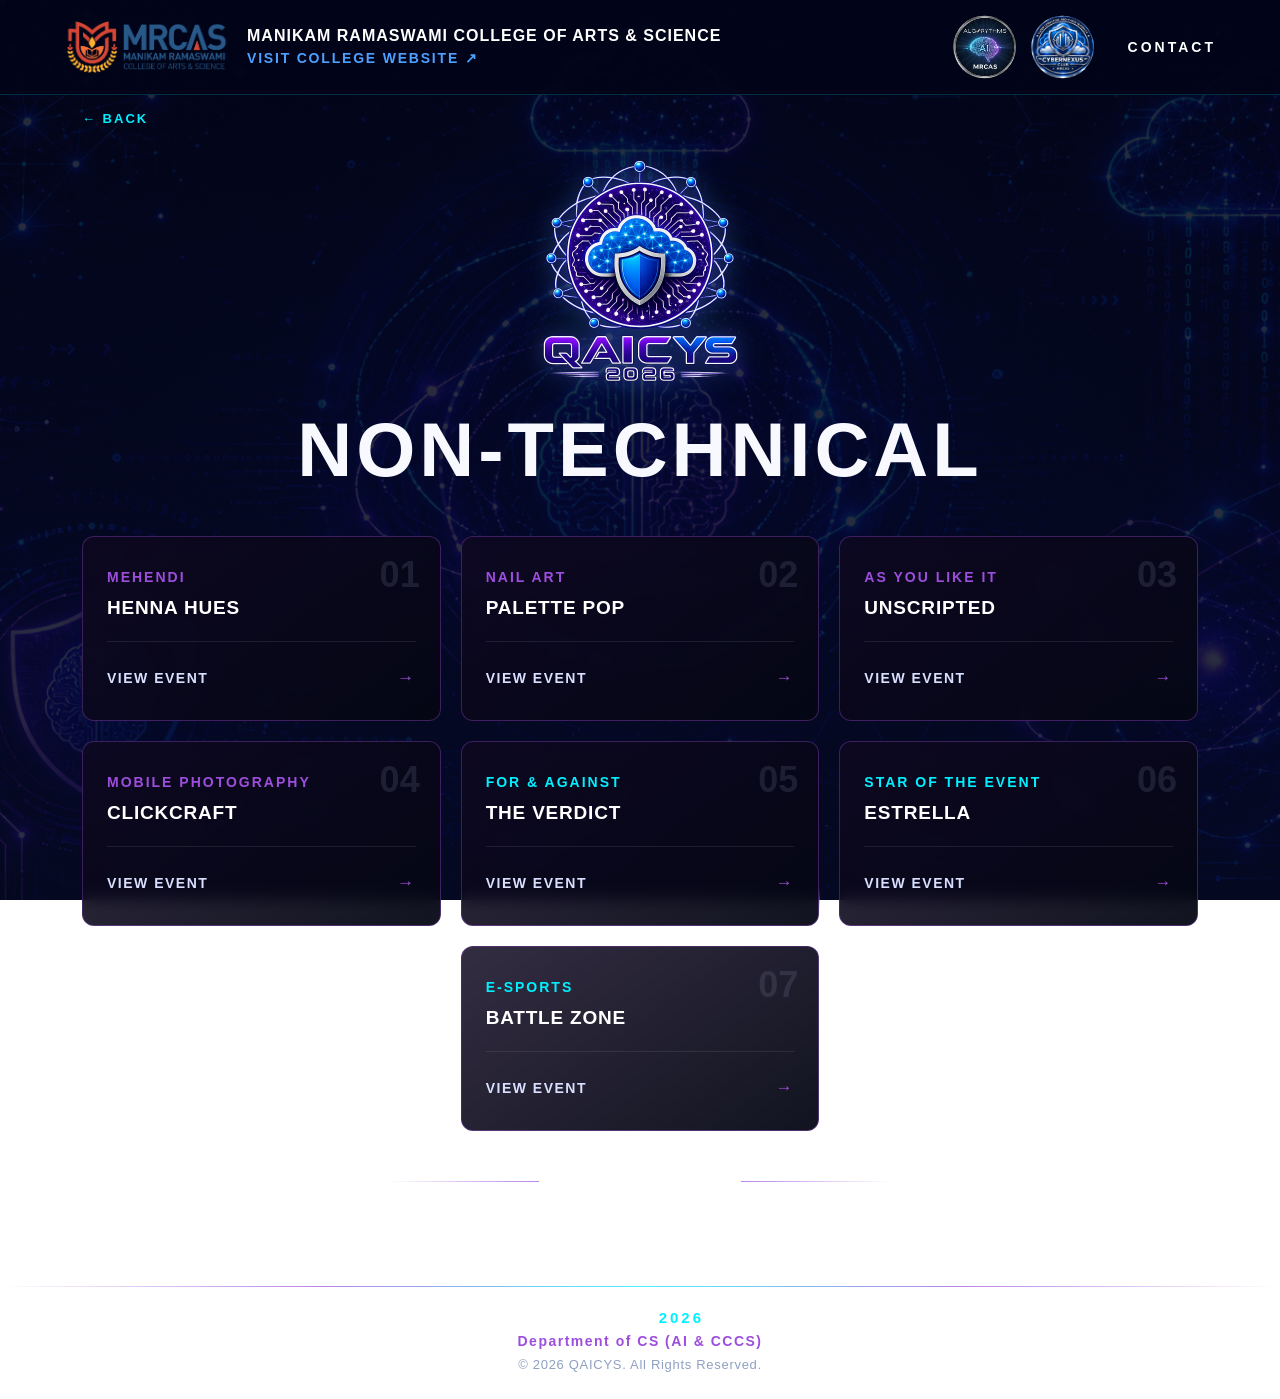
<file: qaicys-2026/html/nontechnical.html>
<!DOCTYPE html>
<html lang="en">

<head>

    <meta charset="UTF-8">

    <meta name="viewport"
          content="width=device-width, initial-scale=1.0">

    <title>Non-Technical Events | QAICYS 2026</title>

    <link rel="icon"
          type="image/jpeg"
          href="../assets/images/qaicys-icon.jpeg">

    <!-- Keep your existing CSS file -->
    <link rel="stylesheet"
          href="../css/nontechnical-events.css">

    <link rel="stylesheet"
          href="../css/site-header.css">

</head>


<body>

<header class="site-header">
    <div class="site-brand">
        <a href="https://mrcas.edu.in/"
           target="_blank"
           rel="noopener noreferrer"
           class="site-logo-link"
           aria-label="Visit the MRCAS college website">
            <img src="../assets/images/college-logo.png"
                 alt="Manikam Ramaswami College of Arts and Science"
                 class="site-college-logo">
        </a>
        <div class="site-college-details">
            <p class="site-college-name">MANIKAM RAMASWAMI COLLEGE OF ARTS &amp; SCIENCE</p>
            <a href="https://mrcas.edu.in/"
               target="_blank"
               rel="noopener noreferrer"
               class="site-college-website">VISIT COLLEGE WEBSITE ↗</a>
        </div>
    </div>
    <div class="site-club-logos" aria-label="Organizing clubs">
        <img src="../assets/images/algorythms.jpeg" alt="Algorythms Club" class="site-club-logo">
        <img src="../assets/images/cybernexus.jpeg" alt="Cybernexus Club" class="site-club-logo">
    </div>
    <nav class="site-primary-nav" aria-label="Primary navigation">
        <a href="contact.html" class="site-header-link">CONTACT</a>
    </nav>
</header>


<main class="events-page">


    <!-- =====================================================
         NAVIGATION
    ====================================================== -->

    <nav class="page-back-nav" aria-label="Back navigation">
        <a href="events.html" class="page-back-link">← BACK</a>
    </nav>



    <!-- =====================================================
         PAGE HEADING
    ====================================================== -->

    <section class="events-heading">

        <div class="page-logo">
    <img
        src="../assets/images/qaicys-logo.png"
        alt="QAICYS 2026"
    >
</div>

<h1>NON-TECHNICAL</h1>

    </section>



    <div class="events-grid">

    <!-- 01 HENNA HUES -->
    <a href="event.html?event=henna-hues" class="event-card">

        <span class="event-card-number">01</span>

        <p class="event-card-category">
            MEHENDI
        </p>

        <h2>HENNA HUES</h2>

        <div class="event-card-line"></div>

        <div class="event-card-link">
            <span>VIEW EVENT</span>
            <span>→</span>
        </div>

    </a>


    <!-- 02 PALETTE POP -->
    <a href="event.html?event=palette-pop" class="event-card">

        <span class="event-card-number">02</span>

        <p class="event-card-category">
            NAIL ART
        </p>

        <h2>PALETTE POP</h2>

        <div class="event-card-line"></div>

        <div class="event-card-link">
            <span>VIEW EVENT</span>
            <span>→</span>
        </div>

    </a>


    <!-- 03 UNSCRIPTED -->
    <a href="event.html?event=unscripted" class="event-card">

        <span class="event-card-number">03</span>

        <p class="event-card-category">
            AS YOU LIKE IT
        </p>

        <h2>UNSCRIPTED</h2>

        <div class="event-card-line"></div>

        <div class="event-card-link">
            <span>VIEW EVENT</span>
            <span>→</span>
        </div>

    </a>


    <!-- 04 CLICKCRAFT -->
    <a href="event.html?event=clickcraft" class="event-card">

        <span class="event-card-number">04</span>

        <p class="event-card-category">
            MOBILE PHOTOGRAPHY
        </p>

        <h2>CLICKCRAFT</h2>

        <div class="event-card-line"></div>

        <div class="event-card-link">
            <span>VIEW EVENT</span>
            <span>→</span>
        </div>

    </a>


    <!-- 05 THE VERDICT -->
    <a href="event.html?event=the-verdict" class="event-card">

        <span class="event-card-number">05</span>

        <p class="event-card-category">
            FOR &amp; AGAINST
        </p>

        <h2>THE VERDICT</h2>

        <div class="event-card-line"></div>

        <div class="event-card-link">
            <span>VIEW EVENT</span>
            <span>→</span>
        </div>

    </a>


    <!-- 06 ESTRELLA -->
    <a href="event.html?event=estrella" class="event-card">

        <span class="event-card-number">06</span>

        <p class="event-card-category">
            STAR OF THE EVENT
        </p>

        <h2>ESTRELLA</h2>

        <div class="event-card-line"></div>

        <div class="event-card-link">
            <span>VIEW EVENT</span>
            <span>→</span>
        </div>

    </a>


    <!-- 07 BATTLE ZONE -->
    <a href="event.html?event=battlezone" class="event-card">

        <span class="event-card-number">07</span>

        <p class="event-card-category">
            E-SPORTS
        </p>

        <h2>BATTLE ZONE</h2>

        <div class="event-card-line"></div>

        <div class="event-card-link">
            <span>VIEW EVENT</span>
            <span>→</span>
        </div>

    </a>

</div>



    <!-- =====================================================
         RULE BOOK
    ====================================================== -->

    <section class="rulebook-action">

        <span class="rule-line"></span>

        <a href="rulebook.html">
            VIEW RULE BOOK →
        </a>

        <span class="rule-line"></span>

    </section>


</main>



<!-- =========================================================
     FOOTER
========================================================== -->

<footer class="footer">

    <div class="footer-line"></div>

    <div class="footer-content">

        <p class="footer-brand">

            QAICYS

            <span>
                2026
            </span>

        </p>

        <p class="footer-department">
            Department of CS (AI &amp; CCCS)
        </p>

        <p class="footer-copy">
            © 2026 QAICYS. All Rights Reserved.
        </p>

    </div>

</footer>


<script src="../js/registration-announcement.js"></script>
</body>

</html>
</file>
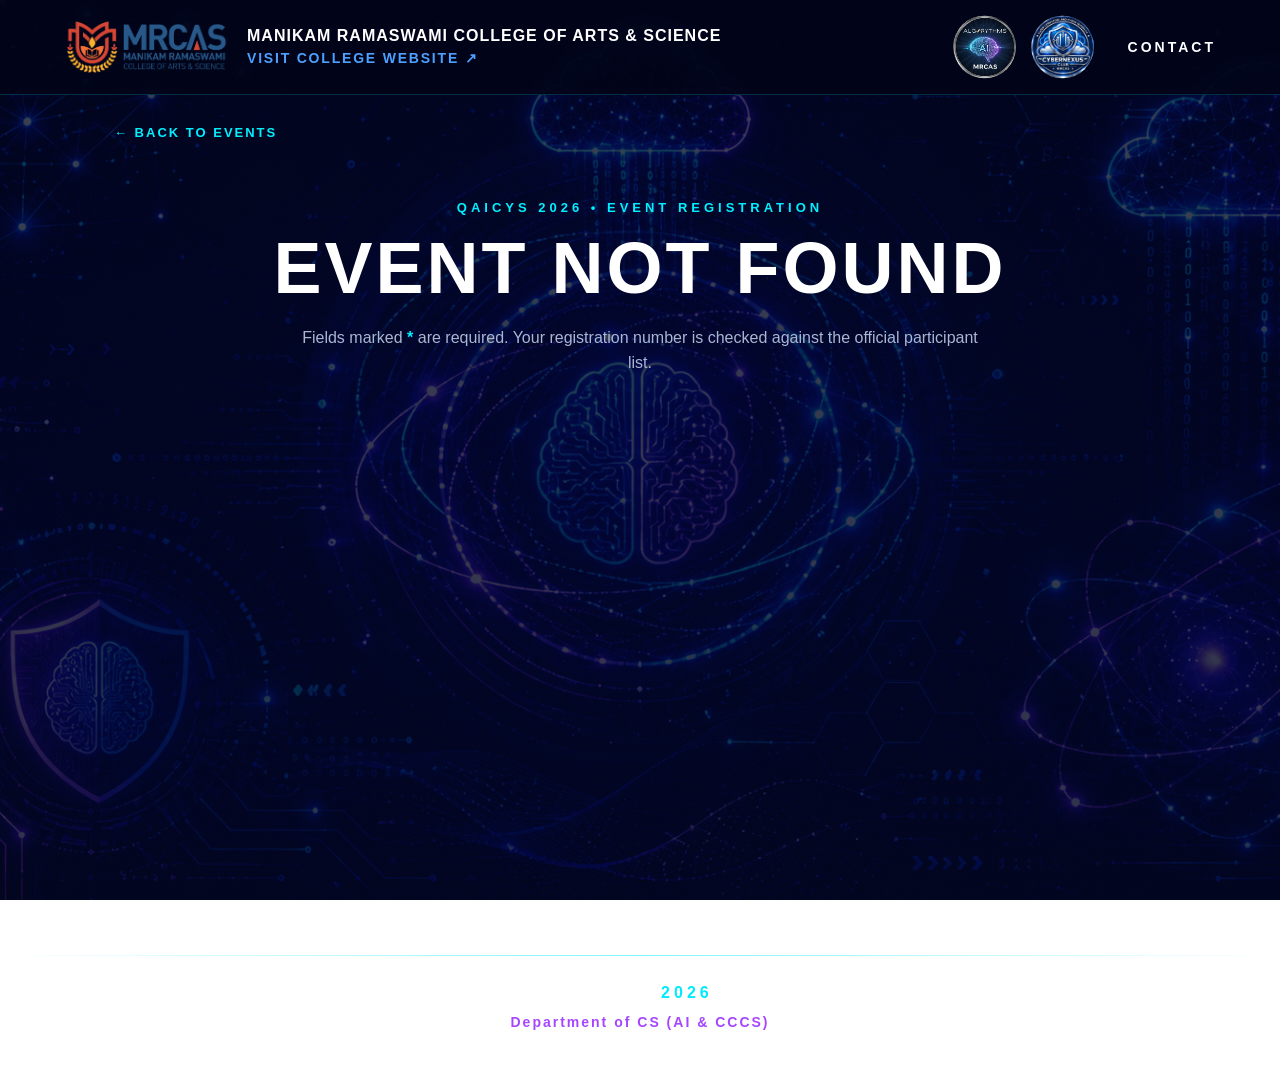
<file: qaicys-2026/html/register.html>
<!DOCTYPE html>
<html lang="en">
<head>
    <meta charset="UTF-8">
    <meta name="viewport" content="width=device-width, initial-scale=1.0">
    <title>Event Registration | QAICYS 2026</title>
    <link rel="icon" href="../assets/images/qaicys-icon.jpeg">
    <link rel="stylesheet" href="../css/register.css">
    <link rel="stylesheet" href="../css/site-header.css">
</head>
<body>

<header class="site-header">
    <div class="site-brand">
        <a href="https://mrcas.edu.in/"
           target="_blank"
           rel="noopener noreferrer"
           class="site-logo-link"
           aria-label="Visit the MRCAS college website">
            <img src="../assets/images/college-logo.png"
                 alt="Manikam Ramaswami College of Arts and Science"
                 class="site-college-logo">
        </a>
        <div class="site-college-details">
            <p class="site-college-name">MANIKAM RAMASWAMI COLLEGE OF ARTS &amp; SCIENCE</p>
            <a href="https://mrcas.edu.in/"
               target="_blank"
               rel="noopener noreferrer"
               class="site-college-website">VISIT COLLEGE WEBSITE ↗</a>
        </div>
    </div>
    <div class="site-club-logos" aria-label="Organizing clubs">
        <img src="../assets/images/algorythms.jpeg" alt="Algorythms Club" class="site-club-logo">
        <img src="../assets/images/cybernexus.jpeg" alt="Cybernexus Club" class="site-club-logo">
    </div>
    <nav class="site-primary-nav" aria-label="Primary navigation">
        <a href="contact.html" class="site-header-link">CONTACT</a>
    </nav>
</header>


<main class="register-page">
    <header class="register-nav">
        <a id="backToEvent" href="events.html" class="back-link">← BACK TO EVENTS</a>
    </header>

    <section class="register-header">
        <p class="header-eyebrow">QAICYS 2026 • EVENT REGISTRATION</p>
        <h1 id="registrationTitle">REGISTRATION</h1>
        <p class="register-note">Fields marked <strong>*</strong> are required. Your registration number is checked against the official participant list.</p>
    </section>

    <form id="registrationForm" class="registration-form" novalidate>
        <div id="formFields"></div>
        <div id="formMessage" class="form-message" role="status" aria-live="polite"></div>
        <button id="submitRegistration" class="submit-registration" type="submit">SUBMIT REGISTRATION →</button>
    </form>
</main>

<footer class="footer">
    <div class="footer-line"></div>
    <div class="footer-content">
        <p class="footer-brand">QAICYS <span>2026</span></p>
        <p class="footer-department">Department of CS (AI &amp; CCCS)</p>
        <p class="footer-copy">© 2026 QAICYS. All Rights Reserved.</p>
    </div>
</footer>

<script src="../js/api-config.js"></script>
<script src="../js/register.js"></script>
</body>
</html>
</file>
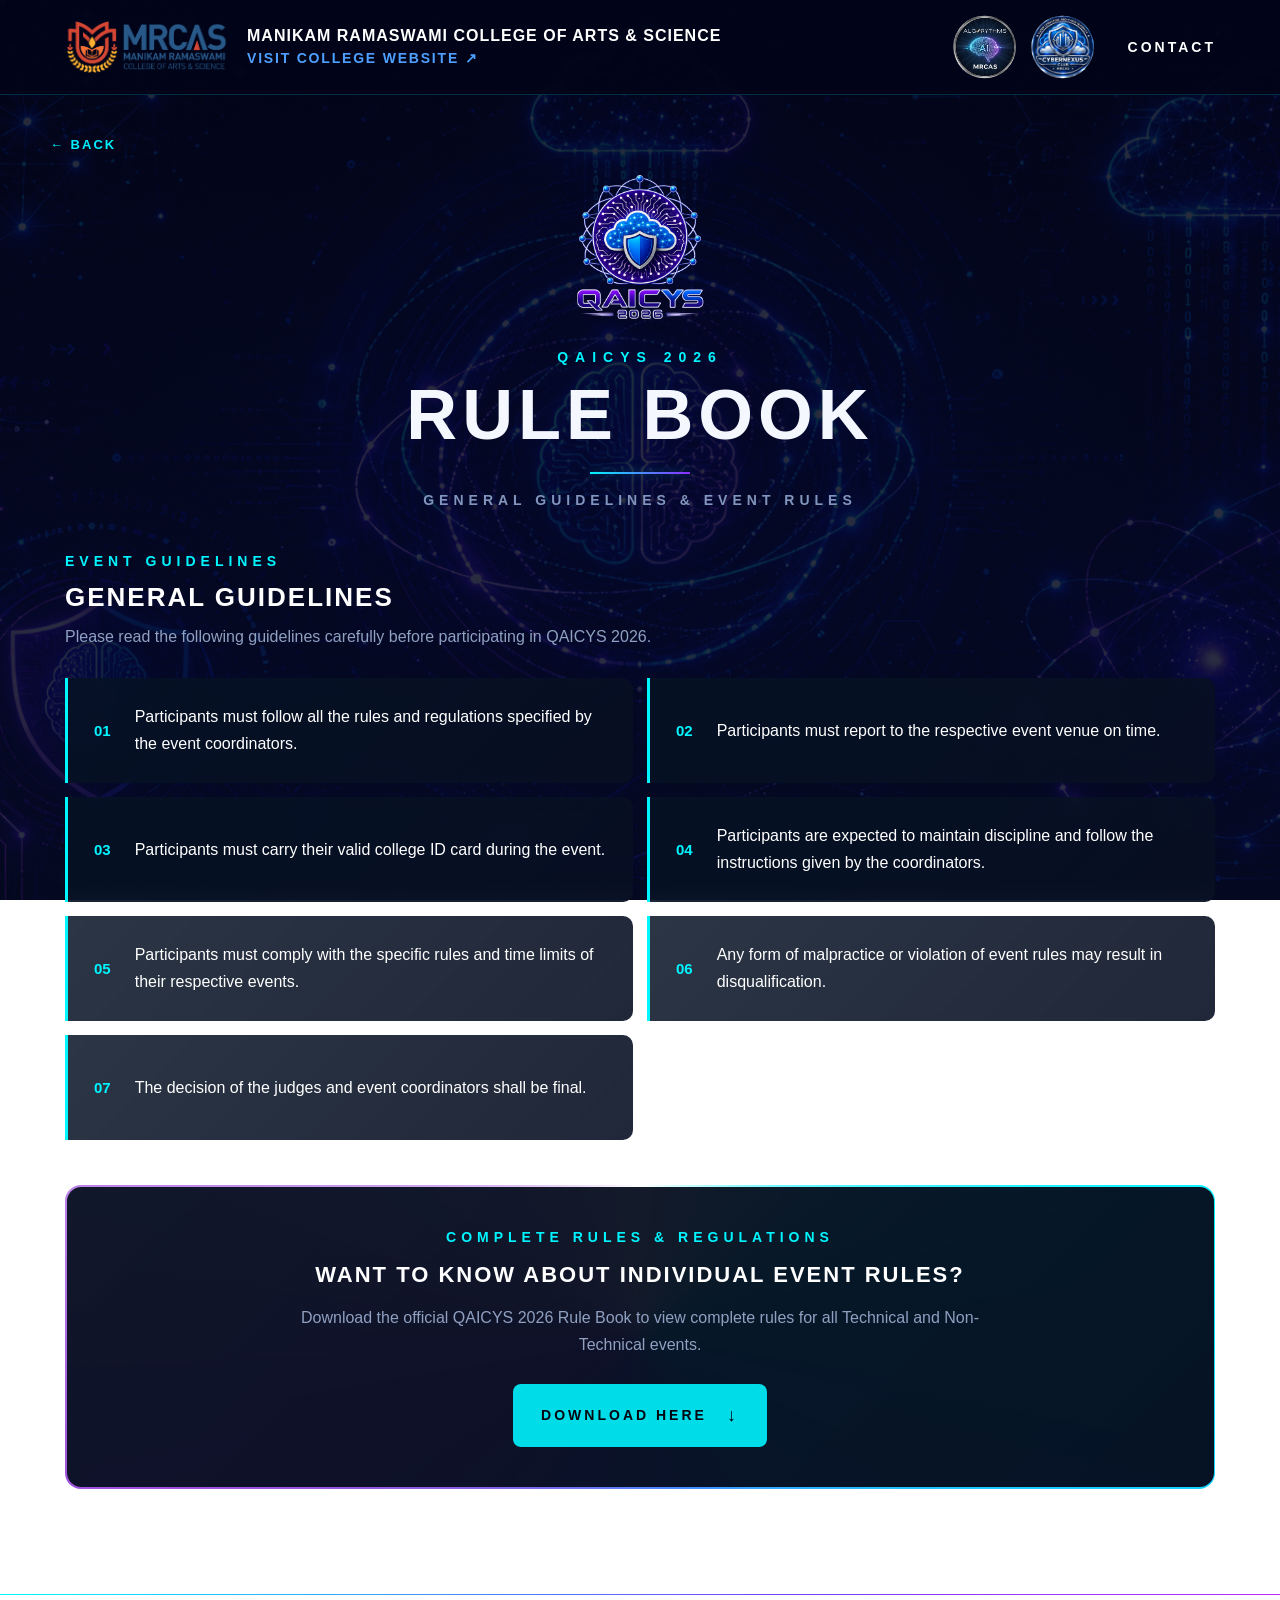
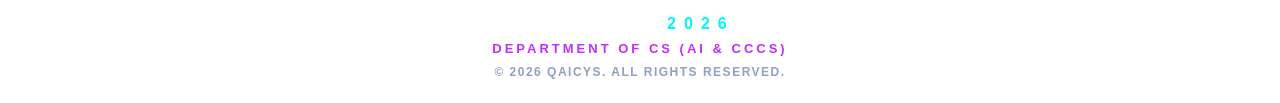
<file: qaicys-2026/html/rulebook.html>
<!DOCTYPE html>
<html lang="en">

<head>

    <meta charset="UTF-8">

    <meta
        name="viewport"
        content="width=device-width, initial-scale=1.0"
    >

    <title>Rule Book | QAICYS 2026</title>

    <!-- TAB ICON -->
    <link
        rel="icon"
        type="image/jpeg"
        href="../assets/images/qaicys-icon.jpeg"
    >

    <!-- CSS -->
    <link
        rel="stylesheet"
        href="../css/rulebook.css"
    >

    <link
        rel="stylesheet"
        href="../css/site-header.css"
    >

</head>


<body>

<header class="site-header">
    <div class="site-brand">
        <a href="https://mrcas.edu.in/"
           target="_blank"
           rel="noopener noreferrer"
           class="site-logo-link"
           aria-label="Visit the MRCAS college website">
            <img src="../assets/images/college-logo.png"
                 alt="Manikam Ramaswami College of Arts and Science"
                 class="site-college-logo">
        </a>
        <div class="site-college-details">
            <p class="site-college-name">MANIKAM RAMASWAMI COLLEGE OF ARTS &amp; SCIENCE</p>
            <a href="https://mrcas.edu.in/"
               target="_blank"
               rel="noopener noreferrer"
               class="site-college-website">VISIT COLLEGE WEBSITE ↗</a>
        </div>
    </div>
    <div class="site-club-logos" aria-label="Organizing clubs">
        <img src="../assets/images/algorythms.jpeg" alt="Algorythms Club" class="site-club-logo">
        <img src="../assets/images/cybernexus.jpeg" alt="Cybernexus Club" class="site-club-logo">
    </div>
    <nav class="site-primary-nav" aria-label="Primary navigation">
        <a href="contact.html" class="site-header-link">CONTACT</a>
    </nav>
</header>


<!-- =====================================================
     MAIN PAGE
===================================================== -->

<main class="rulebook-page">


    <!-- =================================================
         NAVIGATION
    ================================================== -->

    <nav class="page-back-nav" aria-label="Back navigation">
        <a href="../index.html" class="page-back-link">← BACK</a>
    </nav>



    <!-- =================================================
         HERO
    ================================================== -->

    <section class="rulebook-hero">


        <!-- QAICYS LOGO -->

        <img
            src="../assets/images/qaicys-logo.png"
            alt="QAICYS 2026"
            class="rulebook-logo"
        >


        <p class="rulebook-brand">
            QAICYS 2026
        </p>


        <h1>
            RULE BOOK
        </h1>


        <div class="hero-line"></div>


        <p class="rulebook-intro">
            GENERAL GUIDELINES &amp; EVENT RULES
        </p>


    </section>



    <!-- =================================================
         GENERAL GUIDELINES
    ================================================== -->

    <section class="guidelines-section">


        <div class="guidelines-header">


            <p class="section-label">
                EVENT GUIDELINES
            </p>


            <h2>
                GENERAL GUIDELINES
            </h2>


            <p class="guidelines-subtitle">

                Please read the following guidelines carefully
                before participating in QAICYS 2026.

            </p>


        </div>



        <!-- =================================================
             GUIDELINE CARDS
        ================================================== -->

        <div class="guidelines-grid">


            <!-- 01 -->

            <article class="guideline-card">

                <span class="guideline-number">
                    01
                </span>

                <p>
                    Participants must follow all the rules and
                    regulations specified by the event coordinators.
                </p>

            </article>



            <!-- 02 -->

            <article class="guideline-card">

                <span class="guideline-number">
                    02
                </span>

                <p>
                    Participants must report to the respective
                    event venue on time.
                </p>

            </article>



            <!-- 03 -->

            <article class="guideline-card">

                <span class="guideline-number">
                    03
                </span>

                <p>
                    Participants must carry their valid college
                    ID card during the event.
                </p>

            </article>



            <!-- 04 -->

            <article class="guideline-card">

                <span class="guideline-number">
                    04
                </span>

                <p>
                    Participants are expected to maintain discipline
                    and follow the instructions given by the coordinators.
                </p>

            </article>



            <!-- 05 -->

            <article class="guideline-card">

                <span class="guideline-number">
                    05
                </span>

                <p>
                    Participants must comply with the specific
                    rules and time limits of their respective events.
                </p>

            </article>



            <!-- 06 -->

            <article class="guideline-card">

                <span class="guideline-number">
                    06
                </span>

                <p>
                    Any form of malpractice or violation of
                    event rules may result in disqualification.
                </p>

            </article>



            <!-- 07 -->

            <article class="guideline-card">

                <span class="guideline-number">
                    07
                </span>

                <p>
                    The decision of the judges and event
                    coordinators shall be final.
                </p>

            </article>


        </div>



        <!-- =================================================
             DOWNLOAD RULEBOOK
        ================================================== -->

        <section class="rulebook-download-section rotating-glow-box">


            <!--
                This is the actual content container.
                The animated border is created using CSS.
            -->

            <div class="download-inner">


                <p class="download-small-title">
                    COMPLETE RULES &amp; REGULATIONS
                </p>


                <h2>
                    WANT TO KNOW ABOUT INDIVIDUAL EVENT RULES?
                </h2>


                <p class="download-description">

                    Download the official QAICYS 2026 Rule Book
                    to view complete rules for all Technical and
                    Non-Technical events.

                </p>


                <!-- DOWNLOAD BUTTON -->

                <a
                    href="../assets/documents/QAICYS-2026-Rule-Book.docx"
                    download="QAICYS-2026-Rulebook.docx"
                    class="download-rulebook"
                >

                    DOWNLOAD HERE

                    <span class="download-arrow">
                        ↓
                    </span>

                </a>


            </div>


        </section>


    </section>


</main>



<!-- =====================================================
     FOOTER
===================================================== -->

<footer class="footer">


    <div class="footer-gradient"></div>


    <div class="footer-content">


        <h3>
            QAICYS <span>2026</span>
        </h3>


        <p class="department">
            DEPARTMENT OF CS (AI &amp; CCCS)
        </p>


        <p class="copyright">
            © 2026 QAICYS. ALL RIGHTS RESERVED.
        </p>


    </div>


</footer>


<script src="../js/registration-announcement.js"></script>
</body>

</html>
</file>
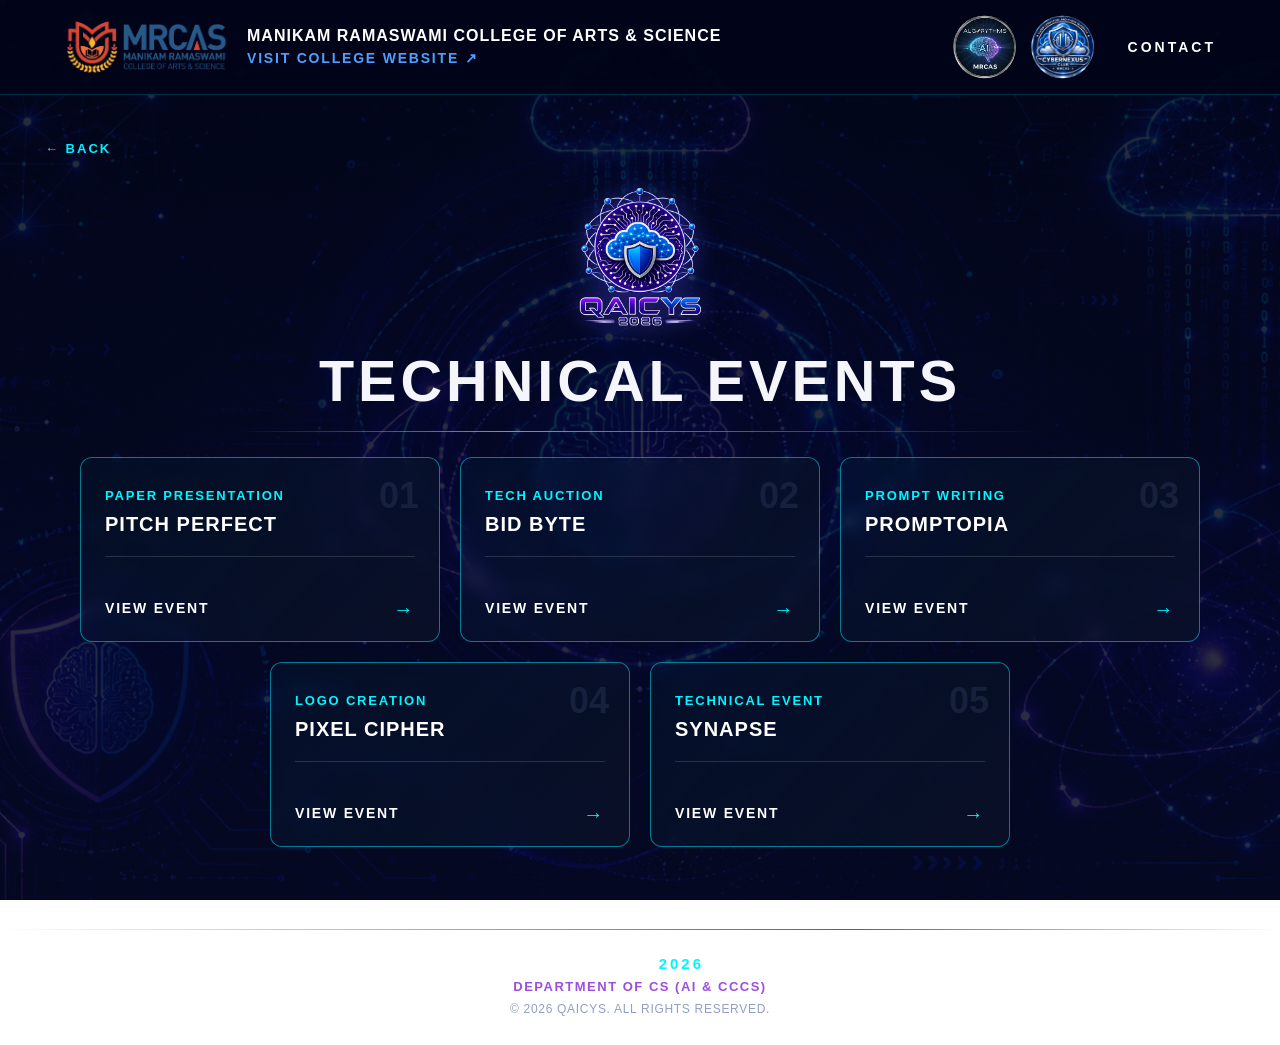
<file: qaicys-2026/html/technical.html>
<!DOCTYPE html>
<html lang="en">

<head>

    <meta charset="UTF-8">

    <meta
        name="viewport"
        content="width=device-width, initial-scale=1.0"
    >

    <title>Technical Events | QAICYS 2026</title>

    <link rel="stylesheet" href="../css/technical-events.css">
    <link rel="stylesheet" href="../css/site-header.css">

</head>


<body>

<header class="site-header">
    <div class="site-brand">
        <a href="https://mrcas.edu.in/"
           target="_blank"
           rel="noopener noreferrer"
           class="site-logo-link"
           aria-label="Visit the MRCAS college website">
            <img src="../assets/images/college-logo.png"
                 alt="Manikam Ramaswami College of Arts and Science"
                 class="site-college-logo">
        </a>
        <div class="site-college-details">
            <p class="site-college-name">MANIKAM RAMASWAMI COLLEGE OF ARTS &amp; SCIENCE</p>
            <a href="https://mrcas.edu.in/"
               target="_blank"
               rel="noopener noreferrer"
               class="site-college-website">VISIT COLLEGE WEBSITE ↗</a>
        </div>
    </div>
    <div class="site-club-logos" aria-label="Organizing clubs">
        <img src="../assets/images/algorythms.jpeg" alt="Algorythms Club" class="site-club-logo">
        <img src="../assets/images/cybernexus.jpeg" alt="Cybernexus Club" class="site-club-logo">
    </div>
    <nav class="site-primary-nav" aria-label="Primary navigation">
        <a href="../html/contact.html" class="site-header-link">CONTACT</a>
    </nav>
</header>


<!-- ==================================================
     MAIN PAGE
================================================== -->

<main class="technical-page">


    <!-- ==================================================
         NAVIGATION
    ================================================== -->

    <nav class="page-back-nav" aria-label="Back navigation">
        <a href="../html/events.html" class="page-back-link">← BACK</a>
    </nav>



    <!-- ==================================================
         HERO
    ================================================== -->

    <section class="technical-hero">


        <img
            src="../assets/images/qaicys-logo.png"
            alt="QAICYS 2026"
            class="qaicys-logo"
        >


        <h1>
            TECHNICAL EVENTS
        </h1>


        <div class="hero-line"></div>


    </section>



    <!-- ==================================================
         EVENT CARDS
    ================================================== -->

    <section class="events-grid">


        <!-- =============================================
             01 - PITCH PERFECT
        ============================================== -->

        <a
            href="../html/event.html?event=pitch-perfect"
            class="event-card"
        >

            <span class="event-number">
                01
            </span>


            <p class="event-type">
                PAPER PRESENTATION
            </p>


            <h2>
                PITCH PERFECT
            </h2>


            <div class="card-line"></div>


            <div class="view-event">

                <span>
                    VIEW EVENT
                </span>

                <span class="arrow">
                    →
                </span>

            </div>

        </a>



        <!-- =============================================
             02 - BID BYTE
        ============================================== -->

        <a
            href="../html/event.html?event=bid-byte"
            class="event-card"
        >

            <span class="event-number">
                02
            </span>


            <p class="event-type">
                TECH AUCTION
            </p>


            <h2>
                BID BYTE
            </h2>


            <div class="card-line"></div>


            <div class="view-event">

                <span>
                    VIEW EVENT
                </span>

                <span class="arrow">
                    →
                </span>

            </div>

        </a>



        <!-- =============================================
             03 - PROMPTOPIA
        ============================================== -->

        <a
            href="../html/event.html?event=promptopia"
            class="event-card"
        >

            <span class="event-number">
                03
            </span>


            <p class="event-type">
                PROMPT WRITING
            </p>


            <h2>
                PROMPTOPIA
            </h2>


            <div class="card-line"></div>


            <div class="view-event">

                <span>
                    VIEW EVENT
                </span>

                <span class="arrow">
                    →
                </span>

            </div>

        </a>



        <!-- =============================================
             04 - PIXEL CIPHER
        ============================================== -->

        <a
            href="../html/event.html?event=pixel-cipher"
            class="event-card"
        >

            <span class="event-number">
                04
            </span>


            <p class="event-type">
                LOGO CREATION
            </p>


            <h2>
                PIXEL CIPHER
            </h2>


            <div class="card-line"></div>


            <div class="view-event">

                <span>
                    VIEW EVENT
                </span>

                <span class="arrow">
                    →
                </span>

            </div>

        </a>



        <!-- =============================================
             05 - SYNAPSE
        ============================================== -->

        <a
            href="event.html?event=synapse"
            class="event-card"
        >

            <span class="event-number">
                05
            </span>


            <p class="event-type">
                TECHNICAL EVENT
            </p>


            <h2>
                SYNAPSE
            </h2>


            <div class="card-line"></div>


            <div class="view-event">

                <span>
                    VIEW EVENT
                </span>

                <span class="arrow">
                    →
                </span>

            </div>

        </a>


    </section>


</main>



<!-- ==================================================
     FOOTER
================================================== -->

<footer class="footer">


    <div class="footer-gradient"></div>


    <div class="footer-content">

        <h3>
            QAICYS <span>2026</span>
        </h3>


        <p class="department">
            DEPARTMENT OF CS (AI & CCCS)
        </p>


        <p class="copyright">
            © 2026 QAICYS. ALL RIGHTS RESERVED.
        </p>

    </div>


</footer>


<script src="../js/registration-announcement.js"></script>
</body>

</html>
</file>
<file: qaicys-2026/css/style.css>
/* =========================================================
   QAICYS 2026 - MAIN HOME PAGE STYLESHEET
   CONSOLIDATED & AUTHORITATIVE
========================================================= */

* {
    margin: 0;
    padding: 0;
    box-sizing: border-box;
}

html,
body {
    width: 100%;
    min-height: 100%;
}

html {
    scroll-behavior: smooth;
}

body {
    font-family: "Segoe UI", Arial, sans-serif;
    color: #ffffff;
    background:
        linear-gradient(
            rgba(2, 6, 30, 0.76),
            rgba(2, 7, 35, 0.82)
        ),
        url("../assets/images/background.png");
    background-size: cover;
    background-position: center;
    background-repeat: no-repeat;
    background-attachment: fixed;
    overflow-x: hidden;
}

/* =========================================================
   DESKTOP HERO SECTION (50% / 50% GRID)
========================================================= */

.hero-section {
    display: grid;
    grid-template-columns: 50% 50%;
    align-items: center;
    width: 100%;
    max-width: 1440px;
    min-height: calc(100vh - 95px);
    margin: 0 auto;
    padding: 20px 4%;
    box-sizing: border-box;
    position: relative;
}


/* =========================================================
   LEFT COLUMN - MAIN QAICYS LOGO
========================================================= */

.logo-container {
    display: flex;
    align-items: center;
    justify-content: center;
    width: 100%;
    height: 100%;
    min-width: 0;
    overflow: hidden;
}

.hero-logo {
    width: clamp(700px, 58vw, 900px);
    max-width: none;
    height: auto;
    display: block;
    object-fit: contain;
    filter:
        drop-shadow(0 0 20px rgba(0, 180, 255, 0.4))
        drop-shadow(0 0 35px rgba(140, 0, 255, 0.25));
}


/* =========================================================
   RIGHT COLUMN - CONTENT CONTAINER
========================================================= */

.right-content {
    display: flex;
    flex-direction: column;
    align-items: center;
    justify-content: center;
    width: min(100%, 680px);
    margin: 0 auto;
    gap: 16px;
    box-sizing: border-box;
    position: relative;
    z-index: 10;
}


/* =========================================================
   1. QAICYS DESKTOP TITLE IMAGE
========================================================= */

.desktop-title {
    width: 100%;
    display: flex;
    justify-content: center;
    align-items: flex-start;
    height: clamp(118px, 17vh, 124px);
    margin: 0;
    padding: 0;
    overflow: visible;
}

.desktop-title-img {
    width: clamp(380px, 38vw, 520px);
    height: auto;
    display: block;
    object-fit: contain;
    margin: 0 auto;
    transform: translateY(-29.2%);
    pointer-events: none;
    filter: drop-shadow(0 0 15px rgba(100, 0, 255, 0.35));
}


/* =========================================================
   2. TAGLINE (DIRECTLY BELOW TITLE)
========================================================= */

.hero-tagline {
    width: 100%;
    margin: 0;
    padding: 0;
    color: #ffffff;
    text-align: center;
    font-size: 14px;
    font-weight: 800;
    letter-spacing: 0.7px;
    line-height: 1.5;
}

.cyan {
    color: #00eaff;
}

.blue {
    color: #438bff;
}

.purple {
    color: #a344ff;
}


/* =========================================================
   3. ABOUT EVENT CARD
========================================================= */

.about-simple {
    width: 100%;
    padding: 16px 22px;
    margin: 0;
    text-align: left;
    background: rgba(3, 9, 32, 0.86);
    border: 1px solid rgba(0, 230, 255, 0.58);
    border-radius: 17px;
    box-shadow: 0 0 20px rgba(0, 150, 255, 0.06);
}

.about-title {
    color: #00eaff;
    font-size: 13px;
    font-weight: 900;
    letter-spacing: 4px;
    margin-bottom: 8px;
}

.about-description {
    color: #dce5f7;
    font-size: 14.5px;
    font-weight: 500;
    line-height: 1.55;
}

.qaicys-name {
    color: #478cff;
    font-weight: 900;
}

.department {
    color: #a443ff;
    font-weight: 900;
}

.event-date {
    color: #ffffff;
    font-weight: 900;
}


/* =========================================================
   4. REGISTRATION CARD
========================================================= */

.registration-card {
    width: 100%;
    padding: 15px 18px;
    margin: 0;
    border-radius: 17px;
    background:
        linear-gradient(
            rgba(4, 9, 31, 0.94),
            rgba(4, 9, 31, 0.94)
        ) padding-box,
        linear-gradient(
            90deg,
            #00eaff,
            #3c6cff,
            #a63cff
        ) border-box;
    border: 1px solid transparent;
    box-shadow: 0 0 20px rgba(0, 170, 255, 0.07);
}

.registration-inner {
    width: 100%;
    display: grid;
    grid-template-columns: 1fr 1px 1fr;
    align-items: center;
}

.registration-block {
    text-align: center;
    padding: 0 10px;
}

.registration-divider {
    width: 1px;
    height: 60px;
    background:
        linear-gradient(
            to bottom,
            transparent,
            rgba(255, 255, 255, 0.45),
            transparent
        );
}

.registration-label {
    font-size: 10px;
    font-weight: 900;
    letter-spacing: 3px;
    margin-bottom: 6px;
}

.cyan-label {
    color: #00eaff;
}

.purple-label {
    color: #a744ff;
}

.registration-date {
    color: #ffffff;
    font-size: 16px;
    font-weight: 900;
    margin-bottom: 2px;
}

.registration-time {
    color: #9cbcf0;
    font-size: 11px;
    font-weight: 700;
    letter-spacing: 1px;
}


/* =========================================================
   5. COUNTDOWN SECTION
========================================================= */

.countdown-section {
    width: 100%;
    display: flex;
    flex-direction: column;
    align-items: center;
    justify-content: center;
    margin: 0;
}

.countdown-label {
    color: #00eaff;
    font-size: 13px;
    font-weight: 900;
    letter-spacing: 4px;
    margin-bottom: 8px;
}

.countdown {
    width: 100%;
    display: flex;
    align-items: center;
    justify-content: center;
    gap: 8px;
}

.time-box {
    width: 80px;
    height: 82px;
    display: flex;
    flex-direction: column;
    justify-content: center;
    align-items: center;
    border-radius: 16px;
    background: rgba(5, 13, 39, 0.78);
    border: 1px solid rgba(0, 220, 255, 0.78);
}

.time-box span {
    color: #ffffff;
    font-size: 2rem;
    font-weight: 900;
    line-height: 1;
}

.time-box small {
    color: #abc4ef;
    font-size: 10px;
    font-weight: 800;
    letter-spacing: 2px;
    margin-top: 6px;
}

.separator {
    color: #00eaff;
    font-size: 26px;
    font-weight: 900;
}


/* =========================================================
   6. EXPLORE BUTTON
========================================================= */

.hero-buttons {
    width: 100%;
    display: flex;
    justify-content: center;
    margin: 2px 0 0;
}

.hero-btn {
    width: min(100%, 330px);
    min-height: 54px;
    padding: 14px 24px;
    display: flex;
    justify-content: center;
    align-items: center;
    text-align: center;
    background: #00eaff;
    color: #031027;
    text-decoration: none;
    font-size: 12.5px;
    font-weight: 900;
    letter-spacing: 2px;
    border: 1px solid #00eaff;
    border-radius: 6px;
    box-shadow: 0 0 18px rgba(0, 234, 255, 0.38);
    transition: background 0.25s ease, border-color 0.25s ease,
        box-shadow 0.25s ease, transform 0.25s ease;
}

.hero-btn:hover {
    background: #ffffff;
    color: #031027;
    border-color: #ffffff;
    box-shadow: 0 0 24px rgba(0, 234, 255, 0.55);
    transform: translateY(-2px);
}

.hero-btn:focus-visible {
    outline: 2px solid #ffffff;
    outline-offset: 4px;
}


/* =========================================================
   7. RULE BOOK
========================================================= */

.rulebook-area {
    margin: 0;
}

.rulebook-link {
    color: #00eaff;
    font-size: 12px;
    font-weight: 900;
    letter-spacing: 3px;
    text-decoration: underline;
    text-underline-offset: 5px;
    transition: 0.25s ease;
}

.rulebook-link:hover {
    color: #ffffff;
}


/* =========================================================
   FOOTER - CENTERED STACKED LAYOUT
========================================================= */

.footer {
    width: 100%;
    text-align: center;
    padding: 28px 20px 24px;
    box-sizing: border-box;
    border-top: 1px solid rgba(0, 220, 255, 0.35);

    display: flex;
    flex-direction: column;
    align-items: center;
    justify-content: center;
}


/* QAICYS 2026 */

.footer-brand {
    margin: 0;
    font-size: 16px;
    font-weight: 800;
    letter-spacing: 4px;
    line-height: 1.2;
    text-align: center;
}

.footer-brand span {
    color: #00eaff;
}


/* Department */

.footer-department {
    margin-top: 8px;
    font-size: 13px;
    font-weight: 600;
    line-height: 1.3;
    text-align: center;
    color: #b84cff;
}


/* Copyright */

.footer-copy {
    margin-top: 7px;
    font-size: 11px;
    font-weight: 400;
    line-height: 1.3;
    text-align: center;
    opacity: 0.75;
}


/* =========================================================
   MOBILE
========================================================= */

@media (max-width: 650px) {

    .footer {
        padding: 24px 16px 20px;
    }

    .footer-brand {
        font-size: 14px;
        letter-spacing: 3px;
    }

    .footer-department {
        font-size: 11px;
    }

    .footer-copy {
        font-size: 9px;
    }
}

/* =========================================================
   TABLET & MOBILE (SINGLE-COLUMN STACKED LAYOUT)
========================================================= */

@media (max-width: 999px) {

    body {
        background-attachment: scroll;
    }

    .hero-section {
        min-height: auto;
        height: auto;
        display: flex;
        flex-direction: column;
        padding: 20px 16px 40px;
        gap: 16px;
        overflow: visible;
    }

    .logo-container {
        width: 100%;
        height: auto;
        padding: 0;
        order: 1;
    }

    .hero-logo {
        width: clamp(280px, 70vw, 420px);
        max-width: 90%;
        margin: 0 auto;
    }

    .right-content {
        width: 100%;
        max-width: 600px;
        height: auto;
        padding: 0;
        gap: 14px;
        order: 2;
    }

    .desktop-title-img {
        width: clamp(280px, 75vw, 400px);
        max-width: 90%;
        margin: 0 auto;
    }

    .desktop-title {
        height: clamp(70px, 20vw, 104px);
    }

    .hero-tagline {
        font-size: 11px;
        line-height: 1.5;
        padding: 0 5px;
    }

    .about-simple {
        padding: 16px;
    }

    .about-title {
        font-size: 11px;
        letter-spacing: 3px;
    }

    .about-description {
        font-size: 13px;
        line-height: 1.55;
    }

    .registration-card {
        padding: 14px 10px;
    }

    .registration-label {
        font-size: 8px;
        letter-spacing: 1.5px;
    }

    .registration-date {
        font-size: 13px;
    }

    .registration-time {
        font-size: 10px;
    }

    .countdown-label {
        font-size: 11px;
        letter-spacing: 3px;
        margin-bottom: 8px;
    }

    .countdown {
        gap: 5px;
    }

    .time-box {
        width: clamp(52px, 17vw, 68px);
        height: clamp(58px, 18vw, 70px);
    }

    .time-box span {
        font-size: clamp(1.1rem, 5vw, 1.55rem);
    }

    .time-box small {
        font-size: 8px;
        letter-spacing: 1px;
        margin-top: 4px;
    }

    .separator {
        font-size: 20px;
    }

    .hero-btn {
        width: 100%;
        max-width: 320px;
        min-height: 52px;
        padding: 13px 16px;
    }

    .rulebook-link {
        font-size: 11px;
        letter-spacing: 2px;
    }

    .footer-content {
        height: auto;
        min-height: 120px;
        display: flex;
        flex-direction: column;
        justify-content: center;
        gap: 8px;
        padding: 20px 15px;
    }

    .footer-brand,
    .footer-department,
    .footer-copy {
        text-align: center;
    }

    .footer-brand {
        font-size: 15px;
    }

    .footer-department {
        font-size: 11px;
    }

    .footer-copy {
        font-size: 10px;
    }
}


/* =========================================================
   MID MOBILE (max-width: 600px)
========================================================= */

@media (max-width: 600px) {

    .hero-logo {
        width: clamp(260px, 80vw, 360px);
    }

    .desktop-title-img {
        width: clamp(260px, 80vw, 360px);
    }

    .about-simple,
    .registration-card {
        width: 100%;
    }

    .hero-btn {
        width: 100%;
    }
}


/* =========================================================
   SMALL PHONES (max-width: 380px)
========================================================= */

@media (max-width: 380px) {

    .hero-section {
        padding-left: 8px;
        padding-right: 8px;
    }

    .hero-logo {
        width: 88vw;
    }

    .desktop-title-img {
        width: 88vw;
    }

    .hero-tagline {
        font-size: 9.5px;
    }

    .about-description {
        font-size: 11.5px;
    }

    .registration-date {
        font-size: 11px;
    }

    .time-box {
        width: 48px;
        height: 54px;
        border-radius: 10px;
    }

    .time-box span {
        font-size: 0.95rem;
    }

    .time-box small {
        font-size: 6.5px;
        margin-top: 2px;
    }

    .countdown {
        gap: 3px;
    }

    .separator {
        font-size: 14px;
    }
}

/* =========================================================
   MOVING GLOW BORDER
   About Event + Registration Blocks
========================================================= */

/* ABOUT THE EVENT */
.about-event,
.about-section,
.event-about {
    position: relative;
    overflow: hidden;
    isolation: isolate;
}


/* REGISTRATION */
.registration,
.registration-section,
.registration-box {
    position: relative;
    overflow: hidden;
    isolation: isolate;
}


/* Moving glow layer */
.about-event::before,
.about-section::before,
.event-about::before,
.registration::before,
.registration-section::before,
.registration-box::before {
    content: "";
    position: absolute;

    width: 180px;
    height: 180px;

    top: -90px;
    left: -90px;

    background: conic-gradient(
        from 0deg,
        transparent 0deg,
        transparent 250deg,
        #00eaff 285deg,
        #8b5cff 320deg,
        #ff35d1 345deg,
        transparent 360deg
    );

    border-radius: 50%;

    filter: blur(12px);

    animation: movingBlockGlow 4s linear infinite;

    pointer-events: none;
    z-index: -1;
}


/* Dark inner layer keeps the block interior clean */
.about-event::after,
.about-section::after,
.event-about::after,
.registration::after,
.registration-section::after,
.registration-box::after {
    content: "";
    position: absolute;
    inset: 1px;

    border-radius: inherit;

    background: rgba(4, 10, 30, 0.94);

    z-index: -1;
    pointer-events: none;
}


/* =========================================================
   ANIMATION
========================================================= */

/* =========================================================
   QAICYS - ROUNDED BORDER MOVING GLOW
   ABOUT EVENT + REGISTRATION CARD
========================================================= */

/* Animated angle */
@property --qaicys-angle {
    syntax: "<angle>";
    initial-value: 0deg;
    inherits: false;
}


/* =========================================================
   ABOUT EVENT
========================================================= */

.about-simple {
    position: relative;
    isolation: isolate;
    border-radius: 18px;
}


/* Moving glowing border */
.about-simple::before {
    content: "";
    position: absolute;

    inset: -2px;

    border-radius: 18px;

    background: conic-gradient(
        from var(--qaicys-angle),
        #00eaff 0deg,
        #00eaff 55deg,
        transparent 100deg,
        transparent 180deg,
        #b84cff 235deg,
        #b84cff 290deg,
        transparent 335deg,
        #00eaff 360deg
    );

    animation: qaicysBorderGlow 3s linear infinite;

    z-index: -2;

    pointer-events: none;
}


/* Inner background cuts out the middle */
.about-simple::after {
    content: "";
    position: absolute;

    inset: 2px;

    border-radius: 16px;

    background: rgba(5, 10, 30, 0.95);

    z-index: -1;

    pointer-events: none;
}


/* =========================================================
   REGISTRATION CARD
========================================================= */

.registration-card {
    position: relative;
    isolation: isolate;
    border-radius: 18px;
}


/* Moving glowing border */
.registration-card::before {
    content: "";
    position: absolute;

    inset: -2px;

    border-radius: 18px;

    background: conic-gradient(
        from var(--qaicys-angle),
        #00eaff 0deg,
        #00eaff 55deg,
        transparent 100deg,
        transparent 180deg,
        #b84cff 235deg,
        #b84cff 290deg,
        transparent 335deg,
        #00eaff 360deg
    );

    animation: qaicysBorderGlow 3s linear infinite;

    z-index: -2;

    pointer-events: none;
}


/* Inner background */
.registration-card::after {
    content: "";
    position: absolute;

    inset: 2px;

    border-radius: 16px;

    background: rgba(5, 10, 30, 0.95);

    z-index: -1;

    pointer-events: none;
}


/* =========================================================
   ACTUAL MOVING GLOW
========================================================= */

@keyframes qaicysBorderGlow {

    0% {
        --qaicys-angle: 0deg;
    }

    100% {
        --qaicys-angle: 360deg;
    }

}


/* =========================================================
   SOFT OUTER GLOW
========================================================= */

.about-simple::before,
.registration-card::before {
    filter:
        drop-shadow(0 0 3px #00eaff)
        drop-shadow(0 0 7px rgba(0, 234, 255, 0.65))
        drop-shadow(0 0 12px rgba(184, 76, 255, 0.45));
}

/* =========================================================
   READABILITY SCALE
========================================================= */

.hero-tagline { font-size: 15px; line-height: 1.5; }
.about-title { font-size: 15px; }
.about-description { font-size: 16px; line-height: 1.6; }
.registration-label { font-size: 12px; line-height: 1.4; }
.registration-date { font-size: 17px; }
.registration-time { font-size: 13px; }
.countdown-label { font-size: 14px; }
.time-box small { font-size: 11px; }
.hero-btn { font-size: 15px; line-height: 1.35; }
.rulebook-link { font-size: 14px; }
.footer-department { font-size: 14px; }
.footer-copy { font-size: 12px; }

@media (max-width: 700px) {
    .hero-tagline { font-size: 12px; }
    .about-title { font-size: 13px; }
    .about-description { font-size: 14px; line-height: 1.55; }
    .registration-label { font-size: 11px; }
    .registration-date { font-size: 14px; }
    .registration-time,
    .countdown-label { font-size: 12px; }
    .time-box small { font-size: 11px; }
    .hero-btn { font-size: 14px; }
    .rulebook-link { font-size: 13px; }
    .footer-brand { font-size: 15px; }
    .footer-department { font-size: 13px; }
    .footer-copy { font-size: 12px; line-height: 1.45; }
}
</file>
<file: qaicys-2026/css/site-header.css>
/* =========================================================
   QAICYS SHARED PUBLIC HEADER
   Used by every public page except the registration form.
========================================================= */

.site-header,
.site-header * {
    box-sizing: border-box;
}

.site-header {
    position: relative;
    z-index: 20;
    width: 100%;
    min-height: 95px;
    display: grid;
    grid-template-columns: minmax(0, 1fr) auto auto;
    align-items: center;
    gap: 32px;
    padding: 10px 5%;
    background: rgba(2, 5, 25, 0.94);
    border-bottom: 1px solid rgba(0, 238, 255, 0.18);
    font-family: "Segoe UI", Arial, sans-serif;
}

.site-brand {
    min-width: 0;
    display: flex;
    align-items: center;
}

.site-logo-link {
    display: block;
    flex: 0 0 auto;
    text-decoration: none;
    border-radius: 6px;
}

.site-college-logo {
    display: block;
    width: 165px;
    height: auto;
}

.site-college-details {
    min-width: 0;
    margin-left: 18px;
    display: flex;
    flex-direction: column;
    justify-content: center;
    gap: 4px;
}

.site-college-name {
    margin: 0;
    color: #ffffff;
    font-size: 16px;
    font-weight: 900;
    line-height: 1.2;
    letter-spacing: 1px;
    white-space: nowrap;
}

.site-college-website {
    width: fit-content;
    color: #4da0ff;
    font-size: 14px;
    font-weight: 800;
    line-height: 1.3;
    letter-spacing: 1.8px;
    text-decoration: none;
    transition: color 0.25s ease, text-shadow 0.25s ease;
}

.site-college-website:hover,
.site-college-website:focus-visible,
.site-logo-link:focus-visible,
.site-header-link:hover,
.site-header-link:focus-visible {
    color: #00eaff;
    text-shadow: 0 0 10px rgba(0, 234, 255, 0.7);
}

.site-club-logos {
    display: flex;
    align-items: center;
    justify-content: center;
    gap: 12px;
}

.site-club-logo {
    display: block;
    width: 66px;
    aspect-ratio: 1;
    object-fit: cover;
    object-position: center;
    border-radius: 50%;
    clip-path: circle(47.5% at 50% 50%);
    filter: drop-shadow(0 0 7px rgba(0, 234, 255, 0.2));
}

.site-primary-nav {
    flex: 0 0 auto;
    display: flex;
    align-items: center;
}

.site-header-link {
    color: #ffffff;
    font-size: 14px;
    font-weight: 900;
    line-height: 1.3;
    letter-spacing: 3px;
    text-decoration: none;
    transition: color 0.25s ease, text-shadow 0.25s ease;
}

.site-college-website:focus-visible,
.site-logo-link:focus-visible,
.site-header-link:focus-visible,
.page-back-link:focus-visible {
    outline: 2px solid #00eaff;
    outline-offset: 5px;
}

/* The back control remains separate from the full-width header. */
.page-back-nav {
    width: 100%;
    min-height: 48px;
    display: flex;
    align-items: center;
    margin-bottom: 10px;
}

.page-back-link {
    color: #00f0ff;
    font-family: "Segoe UI", Arial, sans-serif;
    font-size: 13px;
    font-weight: 900;
    line-height: 1.4;
    letter-spacing: 2px;
    text-decoration: none;
    transition: color 0.25s ease, text-shadow 0.25s ease, transform 0.25s ease;
}

.page-back-link:hover {
    color: #ffffff;
    text-shadow: 0 0 8px rgba(0, 240, 255, 0.8);
    transform: translateX(-3px);
}

@media (max-width: 1120px) {
    .site-college-details {
        display: none;
    }
}

@media (max-width: 999px) {
    .site-header {
        min-height: 75px;
        gap: 16px;
        padding: 8px 16px;
    }

    .site-college-logo {
        width: 125px;
    }

    .site-club-logos {
        gap: 8px;
    }

    .site-club-logo {
        width: 52px;
    }

    .site-header-link,
    .page-back-link {
        font-size: 12px;
        letter-spacing: 2px;
    }

    .page-back-nav {
        min-height: 44px;
        margin-bottom: 6px;
    }
}

@media (max-width: 600px) {
    .site-header {
        gap: 10px;
        padding-inline: 12px;
    }

    .site-college-logo {
        width: 108px;
    }

    .site-club-logos {
        gap: 5px;
    }

    .site-club-logo {
        width: 40px;
    }

    .site-header-link {
        font-size: 11px;
        letter-spacing: 1.5px;
    }
}

@media (max-width: 380px) {
    .site-header {
        padding-inline: 12px;
    }

    .site-college-logo {
        width: 92px;
    }

    .site-club-logo {
        width: 36px;
    }

    .site-header-link,
    .page-back-link {
        letter-spacing: 1.5px;
    }
}
</file>
<file: qaicys-2026/css/contact.css>
/* =========================================================
   QAICYS 2026
   CONTACT PAGE
========================================================= */

* {
    margin: 0;
    padding: 0;
    box-sizing: border-box;
}

html,
body {
    width: 100%;
    min-height: 100%;
}

body {
    margin: 0;
    padding: 0;
    background:
        linear-gradient(
            rgba(3, 6, 23, 0.85),
            rgba(5, 10, 35, 0.85)
        ),
        url("../assets/images/background.png");
    background-size: cover;
    background-position: center;
    background-repeat: no-repeat;
    background-attachment: fixed;
    color: #ffffff;
    font-family: 'Segoe UI', Arial, sans-serif;
    overflow-x: hidden;
}

/* =========================================================
   CONTACT PAGE
========================================================= */

.contact-page {
    width: 100%;
    min-height: 100vh;
    padding: 32px 55px 60px;
    background: transparent;
}

/* =========================================================
   CONTACT HEADER
========================================================= */

.contact-header {
    width: 100%;
    max-width: 750px;
    margin: 45px auto 0;
    text-align: center;
}

.contact-eyebrow {
    color: #00f0ff;
    font-size: 12px;
    font-weight: 800;
    letter-spacing: 5px;
    margin-bottom: 10px;
    text-transform: uppercase;
}

.contact-header h1 {
    color: #ffffff;
    font-size: clamp(38px, 5.5vw, 64px);
    font-weight: 900;
    line-height: 1;
    letter-spacing: 6px;
    text-shadow: 0 0 18px rgba(0, 240, 255, 0.12);
}

.contact-subtitle {
    margin-top: 13px;
    color: #8290b0;
    font-size: 12px;
    font-weight: 700;
    letter-spacing: 4px;
}

.contact-subtitle span {
    color: #9d4edd;
    text-shadow: 0 0 8px rgba(157, 78, 221, 0.5);
}

.contact-intro {
    width: 100%;
    max-width: 600px;
    margin: 16px auto 0;
    color: #aeb8d6;
    font-size: 15.5px;
    line-height: 1.7;
}

/* =========================================================
   CONTACT GRID
========================================================= */

.contact-grid {
    width: 100%;
    max-width: 950px;
    margin: 40px auto 0;
    display: grid;
    grid-template-columns: repeat(2, minmax(0, 1fr));
    gap: 20px;
}

.contact-card {
    position: relative;
    width: 100%;
    min-height: 200px;
    padding: 26px 28px 22px;
    display: flex;
    flex-direction: column;
    background: linear-gradient(145deg, rgba(12, 18, 40, 0.78), rgba(4, 6, 15, 0.95));
    border: 1px solid rgba(0, 240, 255, 0.35);
    border-radius: 14px;
    backdrop-filter: blur(10px);
    overflow: hidden;
    transition: transform 0.35s ease, border-color 0.35s ease, box-shadow 0.35s ease;
}

.contact-card:hover {
    transform: translateY(-5px);
    border-color: rgba(0, 240, 255, 0.85);
    box-shadow: 0 0 20px rgba(0, 240, 255, 0.12);
}

.purple-card {
    border-color: rgba(157, 78, 221, 0.40);
}

.purple-card:hover {
    border-color: rgba(157, 78, 221, 0.9);
    box-shadow: 0 0 20px rgba(157, 78, 221, 0.15);
}

.card-top-line {
    position: absolute;
    top: 0;
    left: 0;
    width: 90px;
    height: 2px;
    background: linear-gradient(90deg, #00f0ff, transparent);
}

.purple-card .card-top-line {
    background: linear-gradient(90deg, #9d4edd, transparent);
}

.contact-name {
    color: #ffffff;
    font-size: 18px;
    font-weight: 800;
    line-height: 1.25;
    letter-spacing: 0.2px;
    white-space: nowrap;
    overflow: hidden;
    text-overflow: ellipsis;
}

.contact-role {
    margin-top: 10px;
    color: #00f0ff;
    font-size: 13.5px;
    font-weight: 800;
    letter-spacing: 1.5px;
    text-transform: uppercase;
}

.purple-card .contact-role {
    color: #9d4edd;
}

.contact-department {
    margin-top: 6px;
    color: #8f9ab5;
    font-size: 14.5px;
    line-height: 1.5;
}

.contact-bottom {
    width: 100%;
    margin-top: auto;
    padding-top: 16px;
    border-top: 1px solid rgba(255, 255, 255, 0.08);
    display: flex;
    justify-content: space-between;
    align-items: center;
}

.contact-label {
    color: #7b8aa9;
    font-size: 11px;
    font-weight: 800;
    letter-spacing: 2px;
}

.contact-actions {
    display: flex;
    align-items: center;
    gap: 12px;
}

.phone-number {
    color: #ffffff;
    font-size: 13.5px;
    font-weight: 700;
    text-decoration: none;
    letter-spacing: 0.5px;
    transition: color 0.25s ease;
}

.phone-number:hover {
    color: #00f0ff;
}

.whatsapp-btn {
    display: inline-flex;
    align-items: center;
    justify-content: center;
    width: 32px;
    height: 32px;
    color: #25D366;
    background: rgba(37, 211, 102, 0.1);
    border: 1px solid rgba(37, 211, 102, 0.3);
    border-radius: 50%;
    transition: all 0.25s ease;
}

.whatsapp-btn svg {
    width: 18px;
    height: 18px;
}

.whatsapp-btn:hover {
    background: #25D366;
    color: #04060f;
    box-shadow: 0 0 10px rgba(37, 211, 102, 0.5);
}

.last-card {
    grid-column: 1 / -1;
    width: calc(50% - 10px);
    justify-self: center;
}

/* =========================================================
   FOOTER
========================================================= */

.footer {
    width: 100%;
    background: transparent;
    padding: 40px 55px 25px;
}

.footer-line {
    width: 100%;
    height: 1px;
    background: linear-gradient(90deg, transparent, #704cff, #00f0ff, #704cff, transparent);
    opacity: 0.6;
    margin-bottom: 22px;
}

.footer-content {
    display: flex;
    flex-direction: column;
    justify-content: center;
    align-items: center;
    text-align: center;
    gap: 7px;
}

.footer-brand {
    color: #ffffff;
    font-size: 14px;
    font-weight: 900;
    letter-spacing: 3px;
}

.footer-brand span {
    color: #00f0ff;
}

.footer-department {
    color: #9d4edd;
    font-size: 13.5px;
    font-weight: 700;
    letter-spacing: 1.5px;
}

.footer-copy {
    color: #8fa0c1;
    font-size: 12px;
    letter-spacing: 1px;
}

/* =========================================================
   RESPONSIVE — TABLET (max-width: 768px)
========================================================= */

@media (max-width: 768px) {
    .contact-page {
        padding: 25px 25px 50px;
    }

    .contact-header {
        margin-top: 35px;
    }

    .contact-header h1 {
        font-size: 44px;
    }

    .contact-grid {
        max-width: 650px;
        gap: 16px;
        margin-top: 30px;
    }

    .contact-card {
        padding: 22px 20px;
    }

    .contact-name {
        font-size: 16px;
    }

    .last-card {
        width: 100%;
        grid-column: auto;
    }

    .footer {
        padding: 30px 25px 22px;
    }
}

/* =========================================================
   RESPONSIVE — MOBILE (max-width: 480px)
========================================================= */

@media (max-width: 480px) {
    .contact-page {
        padding: 20px 16px 40px;
    }

    .contact-header h1 {
        font-size: 34px;
        letter-spacing: 4px;
    }

    .contact-grid {
        grid-template-columns: 1fr;
        gap: 16px;
    }

    .contact-card {
        width: 100%;
    }

    .contact-name {
        font-size: 16px;
    }

    .footer {
        padding: 25px 16px 20px;
    }
}

/* =========================================================
   RESPONSIVE — SMALL PHONES (max-width: 380px)
========================================================= */

@media (max-width: 380px) {
    .contact-page {
        padding: 15px 12px 30px;
    }

    .contact-header h1 {
        font-size: 28px;
    }

    .contact-name {
        font-size: 15px;
    }

    .phone-number {
        font-size: 11px;
    }
}

/* =========================================================
   READABILITY SCALE
========================================================= */

.contact-eyebrow,
.contact-subtitle { font-size: 14px; line-height: 1.5; }
.contact-intro { font-size: 16px; }
.contact-role { font-size: 15px; }
.contact-department,
.phone-number { font-size: 15px; line-height: 1.5; }
.contact-label { font-size: 13px; }
.footer-brand { font-size: 15px; }
.footer-department { font-size: 15px; }
.footer-copy { font-size: 13px; line-height: 1.45; }

@media (max-width: 650px) {
    .contact-eyebrow,
    .contact-subtitle { font-size: 13px; }
    .contact-intro,
    .contact-name { font-size: 16px; }
    .contact-role,
    .contact-department,
    .phone-number { font-size: 14px; }
    .contact-label,
    .footer-copy { font-size: 12px; }
    .footer-brand { font-size: 14px; }
    .footer-department { font-size: 13px; }
}
</file>
<file: qaicys-2026/css/event.css>
/* =========================================================
   QAICYS 2026
   EVENT PAGE
========================================================= */


/* =========================================================
   RESET
========================================================= */

* {
    box-sizing: border-box;
}


html,
body {
    margin: 0;
    padding: 0;
    width: 100%;
    min-height: 100%;
}


body {

    background:
        linear-gradient(
            rgba(2, 5, 20, 0.88),
            rgba(2, 5, 20, 0.94)
        ),
        url("../assets/images/background.png");

    background-size: cover;
    background-position: center;
    background-attachment: fixed;

    background-color: #020514;

    color: #ffffff;

    font-family:
        Arial,
        Helvetica,
        sans-serif;

    overflow-x: hidden;
}


a {
    color: inherit;
}


/* =========================================================
   PAGE
========================================================= */

.event-page {

    width: calc(100% - 200px);

    max-width: 1166px;

    margin: 0 auto;

    padding-top: 25px;

}


/* =========================================================
   HERO
========================================================= */

.event-hero {

    text-align: center;

    padding:
        15px
        0
        34px;
}


.event-eyebrow {

    margin: 0 0 10px;

    color: #00eaff;

    font-size: 8px;

    font-weight: 900;

    letter-spacing: 4px;
}


.event-hero h1 {

    margin: 0;

    color: #ffffff;

    font-size: 48px;

    line-height: 1;

    font-weight: 900;

    letter-spacing: 1px;

    text-transform: uppercase;
}


.event-subtitle {

    margin: 10px 0 0;

    color: #8190b6;

    font-size: 10px;

    font-weight: 600;

    letter-spacing: 0.8px;
}


/* =========================================================
   MAIN GRID

   LEFT  = RULES
   RIGHT = DETAILS
========================================================= */

.main-event-grid {

    display: grid;

    grid-template-columns:
        minmax(0, 1fr)
        335px;

    gap: 32px;

    align-items: start;
}


/* =========================================================
   RULES PANEL
========================================================= */

.rules-panel {

    min-width: 0;

    border-top:
        1px solid
        rgba(
            0,
            225,
            255,
            0.55
        );

    border-left:
        1px solid
        rgba(
            0,
            225,
            255,
            0.55
        );

    border-right:
        1px solid
        rgba(
            0,
            225,
            255,
            0.08
        );

    border-bottom:
        1px solid
        rgba(
            0,
            225,
            255,
            0.08
        );

    background:
        rgba(
            4,
            10,
            29,
            0.78
        );
}


.section-heading {

    min-height: 58px;

    display: flex;

    align-items: center;

    gap: 10px;

    padding:
        0
        22px;

    font-size: 17px;

    font-weight: 900;

    letter-spacing: 0.6px;

    text-transform: uppercase;
}


.section-heading.cyan {

    color: #00eaff;

    border-bottom:
        1px solid
        rgba(
            0,
            225,
            255,
            0.18
        );
}


.section-heading.purple {

    color: #bd50ff;

    border-bottom:
        1px solid
        rgba(
            190,
            70,
            255,
            0.20
        );
}


.heading-icon {

    font-size: 16px;

    flex-shrink: 0;
}


/* =========================================================
   RULES
========================================================= */

.rules-list {

    padding:
        12px
        0;
}


.rule-item {

    min-height: 59px;

    display: grid;

    grid-template-columns:
        54px
        minmax(0, 1fr);

    align-items: center;

    margin:
        0
        10px;

    border-left:
        1px solid
        #00eaff;

    background:
        rgba(
            7,
            15,
            38,
            0.82
        );

    transition:
        background 0.2s ease;
}


.rule-item:hover {

    background:
        rgba(
            9,
            24,
            53,
            0.95
        );
}


.rule-number {

    display: flex;

    justify-content: center;

    align-items: center;

    color: #00eaff;

    font-size: 9px;

    font-weight: 900;

    letter-spacing: 1px;
}


.rule-text {

    margin: 0;

    padding:
        10px
        15px
        10px
        0;

    color: #d4ddf5;

    font-size: 10px;

    line-height: 1.4;

    font-weight: 600;
}


/* =========================================================
   DETAILS PANEL
========================================================= */

.details-panel {

    min-width: 0;

    border:
        1px solid
        rgba(
            177,
            59,
            255,
            0.65
        );

    background:
        rgba(
            5,
            7,
            29,
            0.82
        );
}


.details-panel .section-heading {

    min-height: 58px;

    color: #c35aff;
}


/* =========================================================
   DETAIL ITEMS

   This gives the vertical style from screenshot.
========================================================= */

.detail-item {

    min-height: 76px;

    margin:
        0
        28px;

    padding:
        16px
        0;

    display: flex;

    flex-direction: column;

    justify-content: center;

    gap: 8px;

    border-top:
        1px solid
        rgba(
            255,
            255,
            255,
            0.10
        );
}


.detail-item:first-of-type {

    border-top: none;
}


.detail-item span {

    color: #00eaff;

    font-size: 8px;

    font-weight: 900;

    letter-spacing: 1.8px;
}


.detail-item strong {

    color: #dce4fa;

    font-size: 10px;

    font-weight: 600;

    line-height: 1.4;

    overflow-wrap: anywhere;
}


/* =========================================================
   COORDINATORS

   FULL WIDTH
========================================================= */

.coordinators-section {

    width: 100%;

    margin-top: 70px;

    padding-top: 43px;

    border-top:
        1px solid
        rgba(
            0,
            225,
            255,
            0.22
        );
}


.coordinator-heading {

    margin-bottom: 20px;
}


.coordinator-heading p {

    margin:
        0
        0
        12px;

    color: #00eaff;

    font-size: 8px;

    font-weight: 900;

    letter-spacing: 4px;
}


.coordinator-heading h2 {

    margin: 0;

    color: #ffffff;

    font-size: 26px;

    font-weight: 900;

    letter-spacing: 1px;

    text-transform: uppercase;
}


/* =========================================================
   COORDINATOR CARDS
========================================================= */

.coordinator-grid {

    display: grid;

    grid-template-columns:
        1fr
        1fr;

    gap: 18px;
}


.coordinator-card {

    min-height: 114px;

    padding:
        26px
        25px;

    border:
        1px solid
        rgba(
            0,
            225,
            255,
            0.28
        );

    background:
        rgba(
            4,
            10,
            29,
            0.82
        );
}


.coordinator-label {

    display: block;

    margin-bottom: 12px;

    color: #00eaff;

    font-size: 8px;

    font-weight: 900;

    letter-spacing: 1.8px;
}


.coordinator-card h3 {

    margin:
        0
        8px;

    color: #ffffff;

    font-size: 15px;

    line-height: 1.3;

    font-weight: 800;
}


.coordinator-card a {

    color: #8292bb;

    text-decoration: none;

    font-size: 9px;

    font-weight: 500;
}


.coordinator-card a:hover {

    color: #00eaff;
}


.student-person {

    margin-bottom: 12px;
}


.student-person:last-child {
    margin-bottom: 0;
}


.student-person h3 {

    margin:
        0
        7px;

    color: #ffffff;

    font-size: 15px;

    font-weight: 800;
}


.student-person .phone-number {

    color: #8292bb;

    font-size: 9px;
}


/* =========================================================
   ACTIONS
========================================================= */

.event-actions {

    margin-top: 54px;

    padding:
        25px
        0
        30px;

    display: flex;

    justify-content: space-between;

    align-items: center;

    gap: 18px;

    border-top:
        1px solid
        rgba(
            0,
            225,
            255,
            0.20
        );
}


.explore-link,
.register-link {
    width: min(100%, 280px);
    min-height: 52px;
    padding: 13px 20px;
    display: inline-flex;
    align-items: center;
    justify-content: center;
    text-align: center;
    text-decoration: none;
    font-size: 8px;
    font-weight: 900;
    letter-spacing: 1.4px;
    border-radius: 6px;
    transition: color 0.25s ease, background 0.25s ease,
        border-color 0.25s ease, box-shadow 0.25s ease,
        transform 0.25s ease;
}


.explore-link {
    color: #dce7ff;
    background: rgba(5, 13, 39, 0.72);
    border: 1px solid rgba(0, 234, 255, 0.55);
}


.register-link {
    color: #031027;
    background: #00eaff;
    border: 1px solid #00eaff;
    box-shadow: 0 0 18px rgba(0, 234, 255, 0.32);
}


.explore-link:hover {
    color: #ffffff;
    border-color: #ffffff;
    transform: translateY(-2px);
}


.register-link:hover {
    color: #031027;
    background: #ffffff;
    border-color: #ffffff;
    box-shadow: 0 0 24px rgba(0, 234, 255, 0.52);
    transform: translateY(-2px);
}

.register-link.registration-closed,
.register-link.registration-closed:hover,
.register-link.registration-closed:focus-visible {
    border-color: #ff7abf;
    background: linear-gradient(135deg, #7a2b78, #9d4edd);
    color: #ffffff;
    cursor: pointer;
    box-shadow: 0 0 18px rgba(157, 78, 221, 0.35);
}

.explore-link:focus-visible,
.register-link:focus-visible {
    outline: 2px solid #ffffff;
    outline-offset: 4px;
}


/* =========================================================
   FOOTER
========================================================= */

.event-footer {

    width: calc(100% - 200px);

    max-width: 1166px;

    margin: 0 auto;

    padding-bottom: 24px;

    text-align: center;
}


.footer-line {

    height: 1px;

    margin-bottom: 23px;

    background:
        linear-gradient(
            90deg,
            transparent,
            rgba(
                0,
                225,
                255,
                0.25
            ),
            transparent
        );
}


.footer-brand {

    color: #ffffff;

    font-size: 11px;

    font-weight: 900;

    letter-spacing: 4px;
}


.footer-brand span {

    color: #00eaff;
}


.footer-department {

    margin-top: 7px;

    color: #a746ff;

    font-size: 8px;

    font-weight: 800;

    letter-spacing: 0.8px;
}


.footer-copy {

    margin-top: 5px;

    color: #5f6b89;

    font-size: 7px;
}


/* =========================================================
   TABLET
========================================================= */

@media (max-width: 900px) {

    .event-page,
    .event-footer {

        width:
            calc(100% - 70px);
    }


    .main-event-grid {

        grid-template-columns:
            minmax(0, 1fr)
            290px;

        gap: 20px;
    }


    .section-heading {

        font-size: 15px;
    }

}


/* =========================================================
   MOBILE
========================================================= */

@media (max-width: 700px) {

    body {
        background-attachment: scroll;
    }


    .event-page,
    .event-footer {

        width:
            calc(100% - 30px);
    }


    .event-hero {

        padding-bottom: 25px;
    }


    .event-hero h1 {

        font-size: 34px;
    }


    /* Rules above details */

    .main-event-grid {

        grid-template-columns: 1fr;

        gap: 18px;
    }


    .section-heading {

        min-height: 52px;

        padding:
            0
            17px;

        font-size: 14px;
    }


    .rule-item {

        min-height: 54px;

        grid-template-columns:
            42px
            minmax(0, 1fr);
    }


    .rule-text {

        font-size: 9px;
    }


    .details-panel {

        width: 100%;
    }


    .detail-item {

        min-height: 70px;

        margin:
            0
            20px;
    }


    /* Coordinator cards become vertical */

    .coordinators-section {

        margin-top: 45px;

        padding-top: 32px;
    }


    .coordinator-heading h2 {

        font-size: 21px;
    }


    .coordinator-grid {

        grid-template-columns: 1fr;

        gap: 12px;
    }


    .coordinator-card {

        min-height: 100px;

        padding:
            20px;
    }


    .event-actions {

        margin-top: 38px;

        padding:
            20px
            0
            25px;
    }


    .explore-link,
    .register-link {

        font-size: 7px;

        letter-spacing: 1px;
    }

}


/* =========================================================
   VERY SMALL MOBILE
========================================================= */

@media (max-width: 400px) {

    .event-hero h1 {

        font-size: 29px;
    }


    .event-eyebrow {

        font-size: 7px;
    }


    .rule-text {

        font-size: 8px;
    }


    .detail-item strong {

        font-size: 9px;
    }


    .coordinator-heading h2 {

        font-size: 19px;
    }

}

/* =========================================================
   QAICYS EVENT PAGE
   FONT SIZE FIX
   Match the readable typography of the Rule Book page
========================================================= */

/* ---------- EVENT HERO ---------- */

.event-eyebrow {
    font-size: 12px !important;
    letter-spacing: 4px;
}

.event-hero h1 {
    font-size: clamp(42px, 5vw, 68px) !important;
    line-height: 1 !important;
}

.event-subtitle {
    font-size: 16px !important;
}


/* =========================================================
   MAIN PANEL HEADINGS
========================================================= */

.panel-heading {
    font-size: 25px !important;
    font-weight: 800 !important;
    line-height: 1.2 !important;
}

.heading-icon {
    font-size: 22px !important;
}


/* =========================================================
   RULES
========================================================= */

.rule-number {
    font-size: 13px !important;
    font-weight: 800 !important;
}

.rule-item p,
.rule-text {
    font-size: 15px !important;
    line-height: 1.45 !important;
}


/* =========================================================
   EVENT DETAILS
========================================================= */

.detail-label {
    font-size: 11px !important;
    font-weight: 800 !important;
    letter-spacing: 2px !important;
}

.detail-box strong {
    font-size: 14px !important;
    line-height: 1.35 !important;
    font-weight: 700 !important;
}


/* =========================================================
   COORDINATORS
========================================================= */

.coordinator h3,
.student-person h3 {
    font-size: 17px !important;
    line-height: 1.35 !important;
    font-weight: 700 !important;
}

.coordinator a,
.phone-number {
    font-size: 13px !important;
    font-weight: 700 !important;
}

.coordinator-label {
    font-size: 11px !important;
    font-weight: 800 !important;
    letter-spacing: 2px !important;
}


/* =========================================================
   ACTION BUTTONS
========================================================= */

.explore-link,
.register-link {
    font-size: 14px !important;
    font-weight: 800 !important;
    letter-spacing: 1.5px !important;
}


/* =========================================================
   FOOTER
========================================================= */

.footer-brand {
    font-size: 15px !important;
}

.footer-department {
    font-size: 11px !important;
}

.footer-copy {
    font-size: 10px !important;
}


/* =========================================================
   MOBILE
========================================================= */

@media (max-width: 650px) {

    .event-eyebrow {
        font-size: 10px !important;
    }

    .event-hero h1 {
        font-size: 38px !important;
    }

    .event-subtitle {
        font-size: 13px !important;
    }

    .panel-heading {
        font-size: 20px !important;
    }

    .heading-icon {
        font-size: 18px !important;
    }

    .rule-number {
        font-size: 12px !important;
    }

    .rule-item p,
    .rule-text {
        font-size: 13px !important;
        line-height: 1.45 !important;
    }

    .detail-label {
        font-size: 10px !important;
    }

    .detail-box strong {
        font-size: 13px !important;
    }

    .coordinator h3,
    .student-person h3 {
        font-size: 15px !important;
    }

    .coordinator a,
    .phone-number {
        font-size: 12px !important;
    }

    .explore-link,
    .register-link {
        font-size: 11px !important;
    }

    .footer-brand {
        font-size: 13px !important;
    }

    .footer-department {
        font-size: 10px !important;
    }

    .footer-copy {
        font-size: 9px !important;
    }
}

/* =========================================================
   FINAL READABILITY OVERRIDES
   These target the current event-page markup directly.
========================================================= */

.details-panel .section-heading {
    min-height: 66px;
    font-size: 18px;
}

.detail-item span {
    font-size: 12px;
    letter-spacing: 2px;
}

.detail-item strong {
    font-size: 15px;
    line-height: 1.55;
}

.coordinator-label {
    font-size: 13px !important;
    line-height: 1.5;
}

.coordinator-card h3,
.student-person h3 {
    font-size: 20px !important;
    line-height: 1.4 !important;
}

.coordinator-card a,
.student-person .phone-number {
    font-size: 16px !important;
    line-height: 1.5;
}

@media (max-width: 650px) {
    .details-panel .section-heading {
        min-height: 58px;
        font-size: 16px;
    }

    .detail-item span {
        font-size: 11px;
    }

    .detail-item strong {
        font-size: 14px;
    }

    .coordinator-label {
        font-size: 11px !important;
    }

    .coordinator-card h3,
    .student-person h3 {
        font-size: 18px !important;
    }

    .coordinator-card a,
    .student-person .phone-number {
        font-size: 15px !important;
    }
}

/* =========================================================
   EVENT DETAILS - INCREASE READABILITY
========================================================= */

.details-panel .detail-label {
    font-size: 12px;
    letter-spacing: 2px;
    font-weight: 800;
}

.details-panel .detail-box strong {
    font-size: 16px;
    line-height: 1.45;
    font-weight: 700;
}


/* Event details title */
.details-panel .panel-heading {
    font-size: 25px;
}


/* =========================================================
   COORDINATORS - KEEP CONSISTENT
========================================================= */

.coordinator-panel .coordinator h3 {
    font-size: 17px;
}

.coordinator-panel .coordinator a {
    font-size: 14px;
}


/* =========================================================
   MOBILE
========================================================= */

@media (max-width: 650px) {

    .details-panel .detail-label {
        font-size: 10px;
    }

    .details-panel .detail-box strong {
        font-size: 14px;
    }

    .details-panel .panel-heading {
        font-size: 20px;
    }

}

/* =========================================================
   SITE-WIDE EVENT PAGE READABILITY
========================================================= */

.event-eyebrow,
.coordinator-heading p { font-size: 13px !important; line-height: 1.5; }

.event-subtitle { font-size: 16px !important; line-height: 1.55; }

.section-heading,
.details-panel .section-heading { font-size: 20px !important; line-height: 1.35; }

.panel-heading,
.details-panel .panel-heading { font-size: 25px !important; line-height: 1.35; }

.rule-number { font-size: 14px !important; }
.rule-item p,
.rule-text { font-size: 16px !important; line-height: 1.65 !important; }

.detail-item span,
.details-panel .detail-label { font-size: 13px !important; line-height: 1.45; }

.detail-item strong,
.details-panel .detail-box strong { font-size: 16px !important; line-height: 1.55; }

.coordinator-label { font-size: 14px !important; }

.coordinator-card h3,
.student-person h3,
.coordinator-panel .coordinator h3 { font-size: 20px !important; }

.coordinator-card a,
.student-person .phone-number,
.coordinator-panel .coordinator a { font-size: 16px !important; }

.explore-link,
.register-link { font-size: 16px !important; line-height: 1.4; }

.footer-brand { font-size: 15px !important; }
.footer-department { font-size: 13px !important; }
.footer-copy { font-size: 12px !important; line-height: 1.45; }

@media (max-width: 650px) {
    .event-actions {
        flex-direction: column;
        align-items: stretch;
    }

    .explore-link,
    .register-link {
        width: 100%;
        max-width: none;
    }

    .event-eyebrow,
    .coordinator-heading p { font-size: 12px !important; }

    .event-subtitle { font-size: 14px !important; }

    .section-heading,
    .details-panel .section-heading { font-size: 18px !important; }

    .panel-heading,
    .details-panel .panel-heading { font-size: 20px !important; }

    .rule-number { font-size: 13px !important; }
    .rule-item p,
    .rule-text { font-size: 15px !important; }

    .detail-item span,
    .details-panel .detail-label,
    .coordinator-label { font-size: 12px !important; }

    .detail-item strong,
    .details-panel .detail-box strong,
    .coordinator-card a,
    .student-person .phone-number,
    .coordinator-panel .coordinator a { font-size: 15px !important; }

    .coordinator-card h3,
    .student-person h3,
    .coordinator-panel .coordinator h3 { font-size: 18px !important; }

    .explore-link,
    .register-link { font-size: 14px !important; }

    .footer-brand { font-size: 14px !important; }
    .footer-department,
    .footer-copy { font-size: 12px !important; }
}
</file>
<file: qaicys-2026/css/events.css>
/* ==========================================================
   QAICYS 2026 — EVENTS PAGE
   CLEAN FINAL CSS
========================================================== */

/* ==========================================================
   01. RESET & BASE
========================================================== */

* {
    margin: 0;
    padding: 0;
    box-sizing: border-box;
}

html {
    width: 100%;
    min-height: 100%;
    scroll-behavior: smooth;
}

body {
    margin: 0;
    font-family: 'Segoe UI', Arial, sans-serif;
    color: #ffffff;
    background:
        linear-gradient(
            rgba(3, 6, 23, 0.85),
            rgba(5, 10, 35, 0.85)
        ),
        url("../assets/images/background.png");
    background-size: cover;
    background-position: center;
    background-repeat: no-repeat;
    background-attachment: fixed;
    overflow-x: hidden;
}

/* ==========================================================
   02. EVENTS PAGE
========================================================== */

.events-page {
    position: relative;
    width: 100%;
    min-height: 100vh;
    padding: 32px 5% 55px;
    background: transparent;
}

/* ==========================================================
   04. EVENTS HEADER
========================================================== */

.events-header {
    width: 100%;
    margin-top: 40px;
    text-align: center;
}

.events-eyebrow {
    margin-bottom: 10px;
    color: #00f0ff;
    font-size: 12px;
    font-weight: 800;
    letter-spacing: 5px;
    text-transform: uppercase;
}

.events-header h1 {
    color: #ffffff;
    font-size: clamp(38px, 5.5vw, 68px);
    font-weight: 900;
    line-height: 1;
    letter-spacing: 6px;
    text-shadow: 0 0 15px rgba(0, 240, 255, 0.12);
}

.events-subtitle {
    margin-top: 12px;
    color: #8290b0;
    font-size: 12px;
    font-weight: 700;
    letter-spacing: 4px;
}

.events-subtitle span {
    color: #9d4edd;
    text-shadow: 0 0 8px rgba(157, 78, 221, 0.5);
}

/* ==========================================================
   PARTICIPATION ELIGIBILITY NOTICE
========================================================== */

.participation-notice {
    width: 100%;
    max-width: 850px;
    margin: 28px auto 0;
    padding: 20px 24px;
    text-align: center;
    background: linear-gradient(135deg, rgba(5, 17, 38, 0.92), rgba(11, 7, 30, 0.94));
    border: 1px solid rgba(0, 240, 255, 0.34);
    border-radius: 14px;
    box-shadow: 0 0 22px rgba(0, 240, 255, 0.07);
}

.participation-notice-title {
    color: #dce7ff;
    font-size: 15px;
    font-weight: 800;
    line-height: 1.5;
}

.participation-limit {
    margin-top: 9px;
    color: #00f0ff;
    font-size: 18px;
    font-weight: 900;
    line-height: 1.45;
    letter-spacing: 1px;
}

.participation-limit span {
    margin-inline: 7px;
    color: #9d4edd;
}

.participation-description {
    max-width: 740px;
    margin: 10px auto 0;
    color: #aebbd8;
    font-size: 14px;
    font-weight: 600;
    line-height: 1.65;
}

/* ==========================================================
   05. EVENT CATEGORY CARDS
========================================================== */

.event-categories {
    width: 100%;
    max-width: 850px;
    margin: 24px auto 0;
    display: grid;
    grid-template-columns: repeat(2, minmax(0, 1fr));
    gap: 24px;
}

.category-card {
    position: relative;
    width: 100%;
    min-height: 195px;
    padding: 32px 34px;
    display: flex;
    align-items: center;
    text-decoration: none;
    background: linear-gradient(135deg, rgba(8, 12, 28, 0.88), rgba(5, 7, 18, 0.95));
    border-radius: 16px;
    overflow: hidden;
    isolation: isolate;
    transition: transform 0.35s ease, border-color 0.35s ease, box-shadow 0.35s ease, background 0.35s ease;
}

.technical-card {
    border: 1px solid rgba(0, 240, 255, 0.34);
}

.technical-card:hover {
    transform: translateY(-5px);
    border-color: rgba(0, 240, 255, 0.9);
    background: linear-gradient(135deg, rgba(6, 20, 35, 0.95), rgba(5, 8, 20, 0.98));
    box-shadow: 0 0 8px rgba(0, 240, 255, 0.18), 0 0 22px rgba(0, 240, 255, 0.07);
}

.nontechnical-card {
    border: 1px solid rgba(157, 78, 221, 0.38);
}

.nontechnical-card:hover {
    transform: translateY(-5px);
    border-color: rgba(157, 78, 221, 0.9);
    background: linear-gradient(135deg, rgba(19, 10, 36, 0.95), rgba(6, 7, 20, 0.98));
    box-shadow: 0 0 8px rgba(157, 78, 221, 0.20), 0 0 22px rgba(157, 78, 221, 0.08);
}

.category-content {
    position: relative;
    z-index: 3;
    width: 100%;
}

.category-content h2 {
    margin: 0 0 9px;
    color: #ffffff;
    font-size: 22px;
    font-weight: 800;
    line-height: 1.2;
    letter-spacing: 1px;
    white-space: normal;
}

.category-subtitle {
    margin: 0 0 20px;
    color: #00f0ff;
    font-size: 12px;
    font-weight: 800;
    letter-spacing: 2px;
}

.nontechnical-card .category-subtitle {
    color: #9d4edd;
}

.category-explore {
    display: inline-block;
    color: #ffffff;
    font-size: 12px;
    font-weight: 800;
    letter-spacing: 1.6px;
    transition: color 0.3s ease, transform 0.3s ease, text-shadow 0.3s ease;
}

.technical-card:hover .category-explore {
    color: #00f0ff;
    transform: translateX(5px);
    text-shadow: 0 0 8px rgba(0, 240, 255, 0.45);
}

.nontechnical-card:hover .category-explore {
    color: #b66cff;
    transform: translateX(5px);
    text-shadow: 0 0 8px rgba(157, 78, 221, 0.5);
}

/* ==========================================================
   06. EVENT ACTION AREA
========================================================== */

.event-action-area {
    width: 100%;
    max-width: 850px;
    margin: 28px auto 0;
    display: flex;
    flex-direction: column;
    align-items: center;
}

.events-rulebook {
    width: 100%;
    max-width: 500px;
    margin: 0 auto;
    display: flex;
    justify-content: center;
    align-items: center;
    gap: 18px;
}

.rulebook-line {
    flex: 1;
    height: 1px;
    background: linear-gradient(90deg, transparent, rgba(112, 76, 255, 0.65), rgba(0, 240, 255, 0.65));
}

.rulebook-line:last-child {
    background: linear-gradient(90deg, rgba(0, 240, 255, 0.65), rgba(112, 76, 255, 0.65), transparent);
}

.events-rulebook-link {
    color: #ffffff;
    text-decoration: none;
    font-size: 13px;
    font-weight: 800;
    letter-spacing: 2px;
    white-space: nowrap;
    transition: color 0.3s ease, text-shadow 0.3s ease;
}

.events-rulebook-link span {
    margin-left: 5px;
    color: #00f0ff;
}

.events-rulebook-link:hover {
    color: #00f0ff;
    text-shadow: 0 0 10px rgba(0, 240, 255, 0.7);
}

/* ==========================================================
   07. QAICYS CHALLENGE MESSAGE
========================================================== */

.qaicys-challenge {
    position: relative;
    width: 100%;
    max-width: 850px;
    margin: 36px auto 0;
    padding: 1.5px;
    border-radius: 16px;
    overflow: hidden;
    isolation: isolate;
}

.rotating-glow-box::before {
    content: "";
    position: absolute;
    top: -50%;
    left: -50%;
    width: 200%;
    height: 200%;
    background: conic-gradient(
        from 0deg,
        transparent 0%,
        #00f0ff 22%,
        #438cff 45%,
        #9d4edd 70%,
        transparent 100%
    );
    animation: qaicysRotateGlow 4.5s linear infinite;
    z-index: 1;
}

@keyframes qaicysRotateGlow {
    0% { transform: rotate(0deg); }
    100% { transform: rotate(360deg); }
}

.challenge-inner {
    position: relative;
    z-index: 2;
    width: 100%;
    padding: 30px 35px;
    text-align: center;
    background: linear-gradient(135deg, rgba(8, 14, 38, 0.94), rgba(4, 7, 24, 0.96));
    border-radius: 14.5px;
    backdrop-filter: blur(10px);
}

.challenge-main {
    margin: 0;
    color: #ffffff;
    font-size: 17.5px;
    font-weight: 700;
    line-height: 1.6;
    letter-spacing: 0.8px;
}

.challenge-main span {
    color: #00f0ff;
    font-weight: 800;
    text-shadow: 0 0 5px rgba(0, 240, 255, 0.8);
}

.challenge-tagline {
    margin-top: 11px;
    color: #aeb9d6;
    font-size: 13px;
    font-weight: 700;
    letter-spacing: 2px;
    text-transform: uppercase;
}

.challenge-date {
    margin-top: 14px;
    color: #ffffff;
    font-size: 15.5px;
    font-weight: 600;
    letter-spacing: 1px;
}

.challenge-date strong {
    color: #9d4edd;
}

@media (prefers-reduced-motion: reduce) {
    .rotating-glow-box::before {
        animation: none;
        background: linear-gradient(135deg, rgba(0, 240, 255, 0.6), rgba(157, 78, 221, 0.6));
    }
}

/* ==========================================================
   08. COUNTDOWN SECTION
========================================================== */

.events-countdown-section {
    width: 100%;
    max-width: 600px;
    margin-top: 32px;
    display: flex;
    flex-direction: column;
    justify-content: center;
    align-items: center;
}

.events-countdown-label {
    margin-bottom: 20px;
    font-size: 14px;
    letter-spacing: 4px;
    color: #00eaff;
    font-weight: 700;
    text-transform: uppercase;
}

.events-countdown {
    display: flex;
    justify-content: center;
    align-items: center;
    gap: 14px;
    flex-wrap: nowrap;
}

.events-time-box {
    display: flex;
    flex-direction: column;
    align-items: center;
    justify-content: center;
    width: 85px;
    height: 90px;
    border-radius: 16px;
    background: rgba(12, 18, 48, 0.55);
    border: 1px solid rgba(255, 255, 255, 0.08);
    backdrop-filter: blur(10px);
}

.events-time-box span {
    font-size: 2.1rem;
    font-weight: 800;
    line-height: 1;
    color: #fff;
}

.events-time-box small {
    margin-top: 6px;
    font-size: 11px;
    letter-spacing: 2px;
    color: #9fb8ff;
}

.events-separator {
    font-size: 32px;
    font-weight: 700;
    color: #00eaff;
    display: flex;
    align-items: center;
    justify-content: center;
    margin-top: 0;
}

/* ==========================================================
   09. FOOTER
========================================================== */

.footer {
    width: 100%;
    margin-top: 50px;
    background: transparent;
}

.footer-line {
    width: 100%;
    height: 1px;
    background: linear-gradient(90deg, transparent, rgba(0, 234, 255, 0.5), transparent);
    margin-bottom: 25px;
}

.footer-content {
    text-align: center;
    padding: 0 20px 25px;
}

.footer-brand {
    font-size: 16px;
    font-weight: 800;
    letter-spacing: 4px;
    color: #ffffff;
}

.footer-brand span {
    color: #00eaff;
}

.footer-department {
    margin-top: 8px;
    color: #9fb8ff;
    font-size: 13px;
    letter-spacing: 2px;
}

.footer-copy {
    margin-top: 10px;
    color: rgba(255, 255, 255, 0.55);
    font-size: 12px;
}

/* ==========================================================
   10. RESPONSIVE — TABLET (max-width: 999px)
========================================================== */

@media (max-width: 999px) {
    .events-page {
        padding: 24px 16px 45px;
    }

    .events-header h1 {
        font-size: 48px;
    }

    .event-categories {
        max-width: 700px;
        gap: 18px;
    }

    .category-card {
        height: 160px;
        padding: 22px;
    }

    .category-content h2 {
        font-size: 18px;
    }

    .events-time-box {
        width: 72px;
        height: 76px;
    }

    .events-time-box span {
        font-size: 1.8rem;
    }
}

/* ==========================================================
   11. RESPONSIVE — MOBILE (max-width: 600px)
========================================================== */

@media (max-width: 600px) {
    .events-page {
        padding: 20px 16px 35px;
    }

    .events-header {
        margin-top: 30px;
    }

    .events-header h1 {
        font-size: 38px;
        letter-spacing: 4px;
    }

    .participation-notice {
        margin-top: 22px;
        padding: 18px 16px;
    }

    .participation-notice-title,
    .participation-description {
        font-size: 14px;
    }

    .participation-limit {
        font-size: 16px;
    }

    .event-categories {
        grid-template-columns: 1fr;
        gap: 16px;
    }

    .category-card {
        min-height: 180px;
        padding: 26px 28px;
    }

    .category-content h2 {
        font-size: 21px;
    }

    .challenge-inner {
        padding: 22px 20px;
    }

    .challenge-main {
        font-size: 15.5px;
    }

    .events-countdown-label {
        font-size: 12px;
        letter-spacing: 3px;
    }

    .events-countdown {
        gap: 6px;
        flex-wrap: nowrap;
    }

    .events-time-box {
        width: 60px;
        height: 70px;
        border-radius: 12px;
    }

    .events-time-box span {
        font-size: 24px;
    }

    .events-time-box small {
        font-size: 9px;
    }

    .events-separator {
        font-size: 20px;
    }

    .footer-brand {
        font-size: 14px;
    }

    .footer-department {
        font-size: 11px;
    }

    .footer-copy {
        font-size: 9px;
    }
}

/* ==========================================================
   12. RESPONSIVE — SMALL PHONES (max-width: 380px)
========================================================== */

@media (max-width: 380px) {
    .events-page {
        padding: 15px 12px 30px;
    }

    .events-header h1 {
        font-size: 32px;
    }

    .events-countdown {
        gap: 4px;
        flex-wrap: nowrap;
    }

    .events-time-box {
        width: 52px;
        height: 62px;
        border-radius: 10px;
    }

    .events-time-box span {
        font-size: 20px;
    }

    .events-time-box small {
        font-size: 8px;
    }

    .events-separator {
        font-size: 16px;
        line-height: 62px;
    }
}

/* =========================================================
   READABILITY SCALE
========================================================= */

.events-rulebook-link { font-size: 14px; }

.events-eyebrow,
.events-subtitle,
.category-subtitle,
.category-explore,
.challenge-tagline,
.events-countdown-label { font-size: 14px; line-height: 1.5; }

.events-time-box small { font-size: 12px; }
.footer-department,
.footer-copy { font-size: 13px; line-height: 1.45; }

@media (max-width: 650px) {
    .events-eyebrow,
    .events-subtitle,
    .category-subtitle,
    .category-explore,
    .challenge-tagline,
    .events-countdown-label,
    .events-rulebook-link { font-size: 13px; }

    .events-time-box small { font-size: 11px; }
    .footer-brand { font-size: 15px; }
    .footer-department { font-size: 13px; }
    .footer-copy { font-size: 12px; }
}
</file>
<file: qaicys-2026/css/nontechnical-events.css>
/* =========================================================
   QAICYS 2026
   NON-TECHNICAL EVENTS PAGE
========================================================= */

* {
    margin: 0;
    padding: 0;
    box-sizing: border-box;
}

html {
    scroll-behavior: smooth;
}

body {
    min-height: 100vh;
    background:
        linear-gradient(
            rgba(3, 6, 23, 0.85),
            rgba(5, 10, 35, 0.85)
        ),
        url("../assets/images/background.png");
    background-size: cover;
    background-position: center;
    background-repeat: no-repeat;
    background-attachment: fixed;
    color: #ffffff;
    font-family: 'Segoe UI', Arial, sans-serif;
    overflow-x: hidden;
}

a {
    color: inherit;
    text-decoration: none;
}

/* =========================================================
   MAIN PAGE
========================================================= */

.events-page {
    width: 100%;
    max-width: 1180px;
    margin: 0 auto;
    padding: 0 32px 45px;
    background: transparent;
}

/* =========================================================
   PAGE HEADING / HERO
========================================================= */

.events-heading {
    padding: 20px 0 50px;
    text-align: center;
}

.page-logo {
    width: 100%;
    display: flex;
    justify-content: center;
    align-items: center;
    transform: translateY(-20px);
    margin-bottom: -15px;
}

.page-logo img {
    display: block;
    width: clamp(280px, 30vw, 400px);
    height: auto;
    object-fit: contain;
    filter: drop-shadow(0 0 10px rgba(112, 76, 255, 0.30)) drop-shadow(0 0 18px rgba(0, 240, 255, 0.15));
}

.events-eyebrow {
    margin-bottom: 16px;
    color: #00f0ff;
    font-size: 11px;
    font-weight: 800;
    letter-spacing: 6px;
    text-transform: uppercase;
}

.events-heading h1 {
    color: #f7f9ff;
    font-size: clamp(38px, 6vw, 76px);
    font-weight: 900;
    line-height: 0.95;
    letter-spacing: 4px;
    text-transform: uppercase;
}

.title-line {
    width: 92px;
    height: 2px;
    margin: 24px auto 16px;
    background: linear-gradient(90deg, #00f0ff, #9d4edd);
}

.events-subtitle {
    color: #8490aa;
    font-size: 11px;
    font-weight: 700;
    letter-spacing: 6px;
    text-transform: uppercase;
}

/* =========================================================
   EVENT GRID
========================================================= */

.events-grid {
    display: grid;
    grid-template-columns: repeat(3, 1fr);
    gap: 20px;
}

.event-card {
    min-height: 185px;
    padding: 30px 24px;
    position: relative;
    display: flex;
    flex-direction: column;
    overflow: hidden;
    border: 1px solid rgba(157, 78, 221, 0.35);
    border-radius: 12px;
    background: linear-gradient(145deg, rgba(15, 8, 32, 0.85), rgba(5, 7, 20, 0.95));
    cursor: pointer;
    text-decoration: none;
    color: inherit;
    backdrop-filter: blur(8px);
    transition: transform 0.3s ease, border-color 0.3s ease, box-shadow 0.3s ease;
}

.event-card:hover {
    transform: translateY(-5px);
    border-color: rgba(0, 240, 255, 0.65);
    box-shadow: 0 15px 40px rgba(0, 240, 255, 0.08);
}

.event-card-number {
    position: absolute;
    top: 20px;
    right: 20px;
    color: rgba(132, 144, 170, 0.18);
    font-size: 36px;
    font-weight: 900;
    line-height: 1;
}

.event-card-category {
    margin-bottom: 10px;
    color: #9d4edd;
    font-size: 11px;
    font-weight: 900;
    letter-spacing: 2px;
    text-transform: uppercase;
}

.event-card h2 {
    max-width: 85%;
    color: #ffffff;
    font-size: 19px;
    font-weight: 900;
    line-height: 1.15;
    letter-spacing: 0.8px;
}

.event-card-line {
    width: 100%;
    height: 1px;
    margin: 22px 0 18px;
    background: rgba(255, 255, 255, 0.09);
}

.event-card-link {
    margin-top: auto;
    display: flex;
    justify-content: space-between;
    align-items: center;
    color: #d9e0ff;
    font-size: 12px;
    font-weight: 900;
    letter-spacing: 1.5px;
    transition: 0.25s ease;
}

.event-card-link span:last-child {
    color: #9d4edd;
    font-size: 17px;
    transition: color 0.25s ease, transform 0.25s ease;
}

.event-card:hover .event-card-link {
    color: #ffffff;
}

.event-card:hover .event-card-link span:last-child {
    color: #00f0ff;
    transform: translateX(5px);
}

.event-card:nth-child(5) .event-card-category,
.event-card:nth-child(6) .event-card-category,
.event-card:nth-child(7) .event-card-category {
    color: #00f0ff;
}

.event-card:nth-child(7) {
    grid-column: 2;
}

/* =========================================================
   RULE BOOK SECTION
========================================================= */

.rulebook-action {
    margin-top: 40px;
    display: flex;
    justify-content: center;
    align-items: center;
    gap: 18px;
}

.rulebook-action a {
    color: #ffffff;
    font-size: 11px;
    font-weight: 900;
    letter-spacing: 1.5px;
    white-space: nowrap;
    transition: 0.25s ease;
}

.rulebook-action a:hover {
    color: #00f0ff;
}

.rule-line {
    width: 150px;
    height: 1px;
    background: linear-gradient(90deg, transparent, rgba(157, 78, 221, 0.7));
}

.rule-line:last-child {
    background: linear-gradient(90deg, rgba(157, 78, 221, 0.7), transparent);
}

/* =========================================================
   FOOTER
========================================================= */

.footer {
    width: 100%;
    margin-top: 50px;
    background: transparent;
}

.footer-line {
    width: 100%;
    height: 1px;
    background: linear-gradient(90deg, transparent, #9d4edd, #00f0ff, #9d4edd, transparent);
    opacity: 0.7;
}

.footer-content {
    padding: 22px 20px 24px;
    text-align: center;
}

.footer-brand {
    color: #ffffff;
    font-size: 14px;
    font-weight: 900;
    letter-spacing: 3px;
}

.footer-brand span {
    color: #00f0ff;
}

.footer-department {
    margin-top: 7px;
    color: #9d4edd;
    font-size: 12px;
    font-weight: 700;
    letter-spacing: 1.5px;
}

.footer-copy {
    margin-top: 7px;
    color: #8fa0c1;
    font-size: 11px;
    letter-spacing: 0.7px;
}

/* =========================================================
   RESPONSIVE — TABLET (max-width: 900px)
========================================================= */

@media (max-width: 900px) {
    .events-page {
        padding-left: 24px;
        padding-right: 24px;
    }

    .events-heading {
        padding: 25px 0 45px;
    }

    .events-grid {
        grid-template-columns: repeat(2, 1fr);
    }

    .event-card:nth-child(7) {
        grid-column: auto;
    }

    .event-card:last-child {
        grid-column: 1 / -1;
        width: calc(50% - 10px);
        justify-self: center;
    }
}

/* =========================================================
   RESPONSIVE — MOBILE (max-width: 600px)
========================================================= */

@media (max-width: 600px) {
    .events-page {
        padding: 0 16px 35px;
    }

    .events-heading h1 {
        font-size: 34px;
    }

    .events-grid {
        grid-template-columns: 1fr;
        gap: 16px;
    }

    .event-card:last-child {
        width: 100%;
        grid-column: auto;
    }

    .event-card {
        min-height: 170px;
        padding: 24px 20px;
    }

    .event-card h2 {
        font-size: 19px;
    }
}

/* =========================================================
   RESPONSIVE — SMALL PHONES (max-width: 380px)
========================================================= */

@media (max-width: 380px) {
    .events-page {
        padding: 0 12px 25px;
    }

    .events-heading h1 {
        font-size: 28px;
    }

    .event-card h2 {
        font-size: 17px;
    }
}

/* =========================================================
   READABILITY SCALE
========================================================= */

.events-eyebrow,
.events-subtitle,
.event-card-category,
.event-card-link,
.rulebook-action a { font-size: 14px; line-height: 1.45; }

.footer-brand { font-size: 15px; }
.footer-department { font-size: 14px; }
.footer-copy { font-size: 13px; line-height: 1.45; }

@media (max-width: 650px) {
    .events-eyebrow,
    .events-subtitle,
    .event-card-category,
    .footer-copy { font-size: 12px; }

    .footer-brand { font-size: 14px; }
    .footer-department { font-size: 13px; }

    .event-card-link,
    .rulebook-action a { font-size: 14px; }

    .event-card h2 { font-size: 19px; }
}
</file>
<file: qaicys-2026/css/register.css>
* { margin: 0; padding: 0; box-sizing: border-box; }

html { scroll-behavior: smooth; }

body {
    font-family: "Segoe UI", Arial, sans-serif;
    color: #ffffff;
    background:
        linear-gradient(
            rgba(2, 6, 30, 0.76),
            rgba(2, 7, 35, 0.82)
        ),
        url("../assets/images/background.png");
    background-size: cover;
    background-position: center;
    background-repeat: no-repeat;
    background-attachment: fixed;
    overflow-x: hidden;
}


.register-page { width: min(100%, 1180px); min-height: calc(100vh - 90px); margin: auto; padding: 30px 5% 70px; }
.register-nav { display: flex; justify-content: space-between; align-items: center; gap: 25px; }
.back-link, .nav-right a { color: #dce7ff; font-size: 11px; font-weight: 900; letter-spacing: 2px; text-decoration: none; }
.back-link, .nav-right a:hover { color: #00f0ff; }
.nav-right { display: flex; gap: 30px; }
.register-header { max-width: 900px; margin: 60px auto 42px; text-align: center; }
.header-eyebrow { color: #00f0ff; font-size: 11px; font-weight: 900; letter-spacing: 4px; }
.register-header h1 { margin-top: 16px; font-size: clamp(38px, 7vw, 72px); line-height: 1.05; letter-spacing: 3px; overflow-wrap: anywhere; }
.register-note { max-width: 680px; margin: 18px auto 0; color: #aab6d2; font-size: 15px; line-height: 1.6; }
.register-note strong { color: #00f0ff; }
.registration-form { max-width: 900px; margin: auto; }
.form-section { margin-bottom: 24px; padding: 30px; background: linear-gradient(145deg, rgba(10,19,43,.9), rgba(4,8,20,.96)); border: 1px solid rgba(0,240,255,.25); border-top: 2px solid #00f0ff; }
.form-section h2 { margin-bottom: 24px; color: #9d4edd; font-size: 15px; letter-spacing: 3px; text-transform: uppercase; }
.form-grid { display: grid; grid-template-columns: repeat(2, minmax(0, 1fr)); gap: 22px; }
.form-group { min-width: 0; }
.form-group.full-width { grid-column: 1 / -1; }
.form-group label { display: block; margin-bottom: 9px; color: #e6ecfa; font-size: 14px; font-weight: 800; line-height: 1.35; }
.required-mark { color: #00f0ff; }
.form-group input, .form-group select, .form-group textarea {
    width: 100%; min-height: 50px; padding: 13px 14px; border: 1px solid #2b3a5d; border-radius: 3px;
    background: #050c20; color: #fff; font-family: inherit; font-size: 16px; outline: none; transition: .2s ease;
}
.form-group textarea { min-height: 105px; resize: vertical; }
.form-group input:focus, .form-group select:focus, .form-group textarea:focus { border-color: #00f0ff; box-shadow: 0 0 0 2px rgba(0,240,255,.08); }
.form-group.has-error input, .form-group.has-error select, .form-group.has-error textarea { border-color: #ff5f7c; }
.form-group.is-valid input { border-color: #31e7a3; }
.field-feedback { min-height: 19px; margin-top: 7px; color: #8998bb; font-size: 13px; line-height: 1.4; }
.form-group.has-error .field-feedback { color: #ff8298; }
.form-group.is-valid .field-feedback { color: #31e7a3; }
.conditional-field[hidden] { display: none; }
.form-message { display: none; margin: 22px 0; padding: 16px 18px; border: 1px solid; font-size: 15px; line-height: 1.55; }
.form-message.success { display: block; color: #60efbb; background: rgba(36,195,135,.09); border-color: #31e7a3; }
.form-message.error { display: block; color: #ff9aac; background: rgba(255,65,100,.08); border-color: #ff5f7c; }
.submit-registration { width: 100%; min-height: 54px; padding: 15px 24px; border: 1px solid #00f0ff; background: #00f0ff; color: #031027; font-size: 13px; font-weight: 900; letter-spacing: 2px; cursor: pointer; transition: .2s ease; }
.submit-registration:hover:not(:disabled) { background: #fff; border-color: #fff; transform: translateY(-2px); }
.submit-registration:disabled { cursor: wait; opacity: .65; }

@media (max-width: 700px) {
    .register-page { padding: 24px 18px 50px; }
    .register-nav { align-items: flex-start; }
    .nav-right { gap: 13px; }
    .back-link, .nav-right a { font-size: 8px; letter-spacing: 1px; }
    .register-header { margin: 42px auto 32px; }
    .header-eyebrow { font-size: 8px; letter-spacing: 2px; line-height: 1.7; }
    .register-header h1 { font-size: clamp(34px, 12vw, 54px); }
    .register-note { font-size: 14px; }
    .form-section { padding: 23px 17px; }
    .form-grid { grid-template-columns: 1fr; gap: 18px; }
    .form-group.full-width { grid-column: auto; }
    .form-group label { font-size: 14px; }
    .form-group input, .form-group select, .form-group textarea { font-size: 16px; }
}

@media (max-width: 390px) {
    .nav-right a:nth-child(2) { display: none; }
    .form-section { padding: 20px 14px; }
}

/* =========================================================
   READABILITY SCALE
========================================================= */

.back-link,
.nav-right a,
.header-eyebrow { font-size: 13px; }

.register-note,
.form-message { font-size: 16px; }
.form-section h2 { font-size: 17px; line-height: 1.4; }
.form-group label { font-size: 15px; }
.field-feedback { font-size: 14px; }
.submit-registration {
    min-height: 58px;
    font-size: 16px;
    line-height: 1.4;
}
.footer-content { font-size: 13px; line-height: 1.45; }

@media (max-width: 650px) {
    .back-link,
    .nav-right a,
    .header-eyebrow { font-size: 12px; }

    .register-note,
    .form-message,
    .form-group input,
    .form-group select,
    .form-group textarea { font-size: 16px; }

    .form-section h2 { font-size: 16px; }
    .form-group label,
    .field-feedback,
    .footer-content { font-size: 14px; }
    .submit-registration { font-size: 15px; }
}

/* ==========================================================
   09. FOOTER
========================================================== */

.footer {
    width: 100%;
    margin-top: 50px;
    background: transparent;
}

.footer-line {
    width: 100%;
    height: 1px;
    background: linear-gradient(90deg, transparent, rgba(0, 234, 255, 0.5), transparent);
    margin-bottom: 25px;
}

.footer-content {
    text-align: center;
    padding: 0 20px 25px;
}

.footer-brand {
    font-size: 16px;
    font-weight: 800;
    letter-spacing: 4px;
    color: #ffffff;
}

.footer-brand span {
    color: #00eaff;
}

.footer-department {
    margin-top: 8px;
    color: #a746ff;
    font-size: 14px;
    letter-spacing: 2px;
    font-weight: 600;
}

.footer-copy {
    margin-top: 10px;
    color: rgba(255, 255, 255, 0.55);
    font-size: 12px;
}
</file>
<file: qaicys-2026/css/rulebook.css>
/* =========================================================
   QAICYS 2026
   RULE BOOK PAGE
========================================================= */

* {
    margin: 0;
    padding: 0;
    box-sizing: border-box;
}

html {
    scroll-behavior: smooth;
}

body {
    min-height: 100vh;
    background:
        linear-gradient(
            rgba(3, 6, 23, 0.85),
            rgba(5, 10, 35, 0.85)
        ),
        url("../assets/images/background.png");
    background-size: cover;
    background-position: center;
    background-repeat: no-repeat;
    background-attachment: fixed;
    color: #ffffff;
    font-family: 'Segoe UI', Arial, sans-serif;
    overflow-x: hidden;
}

/* =========================================================
   MAIN PAGE
========================================================= */

.rulebook-page {
    width: 100%;
    max-width: 1300px;
    margin: auto;
    padding: 35px 50px 60px;
    background: transparent;
}

/* =========================================================
   HERO
========================================================= */

.rulebook-hero {
    text-align: center;
    padding: 20px 0 50px !important;
    margin: 0 !important;
}

.rulebook-logo {
    display: block;
    width: 250px !important;
    height: auto;
    margin: 0 auto 12px !important;
}

.rulebook-brand {
    margin-bottom: 12px;
    color: #00f6ff;
    font-size: 12px;
    font-weight: 900;
    letter-spacing: 7px;
    text-transform: uppercase;
}

.rulebook-hero h1 {
    color: #f5f7ff;
    font-size: clamp(44px, 5.5vw, 76px);
    font-weight: 900;
    letter-spacing: 5px;
    line-height: 1;
    text-transform: uppercase;
}

.hero-line {
    width: 100px;
    height: 2px;
    margin: 22px auto 16px;
    background: linear-gradient(90deg, #00f6ff, #8e2cff);
    box-shadow: 0 0 10px rgba(0, 246, 255, 0.35);
}

.rulebook-intro {
    color: #8295bc;
    font-size: 11px;
    font-weight: 800;
    letter-spacing: 5px;
    text-transform: uppercase;
}

/* =========================================================
   GUIDELINES SECTION
========================================================= */

.guidelines-section {
    width: 100%;
    max-width: 1150px;
    margin: auto;
}

.guidelines-header {
    margin-bottom: 28px;
}

.section-label {
    margin-bottom: 10px;
    color: #00f6ff;
    font-size: 12px;
    font-weight: 900;
    letter-spacing: 5px;
}

.guidelines-header h2 {
    color: #ffffff;
    font-size: 26px;
    font-weight: 900;
    letter-spacing: 2px;
}

.guidelines-subtitle {
    margin-top: 10px;
    color: #8fa0c1;
    font-size: 15.5px;
    line-height: 1.7;
}

.guidelines-grid {
    display: grid;
    grid-template-columns: repeat(2, 1fr);
    gap: 14px;
}

.guideline-card {
    position: relative;
    min-height: 105px;
    display: flex;
    align-items: center;
    gap: 24px;
    padding: 24px 26px;
    background: linear-gradient(135deg, rgba(6, 18, 36, 0.85), rgba(8, 16, 35, 0.90));
    border-left: 3px solid #00f6ff;
    border-radius: 0 10px 10px 0;
    backdrop-filter: blur(8px);
    transition: transform 0.25s ease, background 0.25s ease, box-shadow 0.25s ease;
}

.guideline-card:hover {
    transform: translateY(-3px);
    background: linear-gradient(135deg, rgba(0, 246, 255, 0.08), rgba(142, 44, 255, 0.08));
    box-shadow: 0 0 20px rgba(0, 246, 255, 0.08);
}

.guideline-number {
    flex-shrink: 0;
    color: #00f6ff;
    font-size: 14px;
    font-weight: 900;
}

.guideline-card p {
    color: #ffffff;
    font-size: 15.5px;
    line-height: 1.65;
}

/* =========================================================
   DOWNLOAD SECTION
========================================================= */

.rulebook-download-section {
    position: relative;
    width: 100%;
    margin-top: 45px;
    padding: 1.5px;
    border-radius: 16px;
    overflow: hidden;
    isolation: isolate;
}

.rotating-glow-box::before {
    content: "";
    position: absolute;
    top: -50%;
    left: -50%;
    width: 200%;
    height: 200%;
    background: conic-gradient(
        from 0deg,
        transparent 0%,
        #00f0ff 22%,
        #438cff 45%,
        #9d4edd 70%,
        transparent 100%
    );
    animation: qaicysRotateGlow 4.5s linear infinite;
    z-index: 1;
}

@keyframes qaicysRotateGlow {
    0% { transform: rotate(0deg); }
    100% { transform: rotate(360deg); }
}

.download-inner {
    position: relative;
    z-index: 5;
    width: 100%;
    padding: 40px 30px;
    text-align: center;
    border-radius: 14.5px;
    background: linear-gradient(135deg, rgba(6, 16, 31, 0.94) 0%, rgba(6, 10, 28, 0.96) 100%);
    backdrop-filter: blur(10px);
}

.download-small-title {
    margin-bottom: 14px;
    color: #00f6ff;
    font-size: 12px;
    font-weight: 900;
    letter-spacing: 5px;
}

.download-inner h2 {
    margin-bottom: 16px;
    color: #ffffff;
    font-size: 22px;
    font-weight: 900;
    letter-spacing: 2px;
}

.download-description {
    max-width: 720px;
    margin: 0 auto 26px;
    color: #8fa0c1;
    font-size: 15.5px;
    line-height: 1.7;
}

@media (prefers-reduced-motion: reduce) {
    .rotating-glow-box::before {
        animation: none;
        background: linear-gradient(135deg, rgba(0, 240, 255, 0.6), rgba(157, 78, 221, 0.6));
    }
}

.download-rulebook {
    display: inline-flex;
    align-items: center;
    justify-content: center;
    gap: 20px;
    min-width: 220px;
    padding: 18px 28px;
    background: #00dce8;
    color: #020711;
    text-decoration: none;
    font-size: 12px;
    font-weight: 900;
    letter-spacing: 3px;
    border-radius: 8px;
    transition: transform 0.3s ease, background 0.3s ease, box-shadow 0.3s ease;
}

.download-rulebook:hover {
    transform: translateY(-4px);
    background: #00f6ff;
    box-shadow: 0 0 10px rgba(0, 246, 255, 0.65), 0 0 25px rgba(0, 246, 255, 0.30);
}

.download-arrow {
    font-size: 18px;
    transition: transform 0.3s ease;
}

.download-rulebook:hover .download-arrow {
    transform: translateY(4px);
}

/* =========================================================
   FOOTER
========================================================= */

.footer {
    width: 100%;
    margin-top: 45px;
    background: transparent;
}

.footer-gradient {
    width: 100%;
    height: 1px;
    background: linear-gradient(90deg, #00f6ff 0%, #7344ff 60%, #ba28ff 100%);
}

.footer-content {
    padding: 20px 20px 22px;
    text-align: center;
}

.footer-content h3 {
    color: #ffffff;
    font-size: 15px;
    font-weight: 900;
    letter-spacing: 8px;
}

.footer-content h3 span {
    color: #00f6ff;
}

.department {
    margin-top: 8px;
    color: #c12fff;
    font-size: 12px;
    font-weight: 800;
    letter-spacing: 3px;
}

.copyright {
    margin-top: 8px;
    color: #8fa0c1;
    font-size: 11px;
    font-weight: 700;
    letter-spacing: 1.5px;
}

/* =========================================================
   RESPONSIVE — TABLET (max-width: 900px)
========================================================= */

@media (max-width: 900px) {
    .rulebook-page {
        padding: 30px 25px 50px;
    }

    .rulebook-logo {
        width: 160px;
    }

    .guidelines-grid {
        grid-template-columns: 1fr;
    }
}

/* =========================================================
   RESPONSIVE — MOBILE (max-width: 650px)
========================================================= */

@media (max-width: 650px) {
    .rulebook-page {
        padding: 20px 16px 40px;
    }

    .rulebook-hero h1 {
        font-size: 34px;
    }

    .download-inner h2 {
        font-size: 18px;
    }

    .download-rulebook {
        min-width: 190px;
        padding: 14px 20px;
        font-size: 11px;
    }
}

/* =========================================================
   RESPONSIVE — SMALL PHONES (max-width: 380px)
========================================================= */

@media (max-width: 380px) {
    .rulebook-page {
        padding: 15px 12px 30px;
    }

    .rulebook-hero h1 {
        font-size: 28px;
    }

    .guideline-card {
        padding: 18px 16px;
        gap: 16px;
    }

    .guideline-card p {
        font-size: 13px;
    }
}

/* =========================================================
   READABILITY SCALE
========================================================= */

.rulebook-brand,
.rulebook-intro,
.section-label,
.download-small-title,
.download-rulebook { font-size: 14px; line-height: 1.5; }

.guidelines-subtitle,
.guideline-card p,
.download-description { font-size: 16px; }

.guideline-number { font-size: 15px; }
.footer-content h3 { font-size: 16px; }
.department { font-size: 13px; }
.copyright { font-size: 12px; line-height: 1.45; }

@media (max-width: 650px) {
    .rulebook-brand,
    .rulebook-intro,
    .section-label,
    .download-small-title { font-size: 13px; }
    .download-rulebook { font-size: 15px; }
    .guidelines-subtitle,
    .guideline-card p,
    .download-description { font-size: 15px; }
    .footer-content h3 { font-size: 15px; }
    .department { font-size: 13px; }
    .copyright { font-size: 12px; }
}

.rulebook-hero {
    padding: 10px 20px 40px !important;
    margin: 0 !important;
}

.rulebook-hero-logo {
    width: 250px !important;
    margin-top: 0 !important;
    margin-bottom: 10px !important;
}

/* =========================================
   RULEBOOK HERO SPACING FIX
========================================= */

.rulebook-page .page-back-nav {
    min-height: 30px !important;
    height: 30px !important;
    margin-top: 0 !important;
    margin-bottom: 0 !important;
    padding-top: 0 !important;
    padding-bottom: 0 !important;
}

.rulebook-page .rulebook-hero {
    margin-top: 0 !important;
    padding-top: 10px !important;
}

.rulebook-page .rulebook-logo {
    display: block;
    width: 250px !important;
    height: auto !important;
    margin: 0 auto 10px !important;
}
</file>
<file: qaicys-2026/css/technical-events.css>
/* =========================================================
   QAICYS 2026
   TECHNICAL EVENTS
========================================================= */

* {
    margin: 0;
    padding: 0;
    box-sizing: border-box;
}

html {
    scroll-behavior: smooth;
}

body {
    min-height: 100vh;
    background:
        linear-gradient(
            rgba(3, 6, 23, 0.85),
            rgba(5, 10, 35, 0.85)
        ),
        url("../assets/images/background.png");
    background-size: cover;
    background-position: center;
    background-repeat: no-repeat;
    background-attachment: fixed;
    color: #f5f7ff;
    font-family: 'Segoe UI', Arial, sans-serif;
    overflow-x: hidden;
}

body.modal-open {
    overflow: hidden;
}

/* =========================================================
   MAIN PAGE
========================================================= */

.technical-page {
    width: 100%;
    max-width: 1300px;
    margin: 0 auto;
    padding: 30px 45px 32px;
    background: transparent;
}

/* =========================================================
   HERO
========================================================= */

.technical-hero {
    width: 100%;
    display: flex;
    flex-direction: column;
    align-items: center;
    text-align: center;
    margin-bottom: 18px;
}

.qaicys-logo {
    display: block;
    width: 550px;
    max-width: 85vw;
    height: auto;
    max-height: 160px;
    object-fit: contain;
    margin: 0 auto 10px;
    filter: drop-shadow(0 0 10px rgba(118, 40, 255, 0.35)) drop-shadow(0 0 18px rgba(0, 174, 255, 0.15));
}

.technical-hero h1 {
    margin: 0;
    color: #f5f6fb;
    font-size: clamp(38px, 4.5vw, 64px);
    font-weight: 900;
    letter-spacing: 4px;
    line-height: 1;
    text-transform: uppercase;
}

.hero-line {
    width: 100%;
    max-width: 800px;
    height: 1px;
    margin: 20px auto 0;
    background: linear-gradient(90deg, transparent, #00f6ff, #8e2cff, transparent);
    opacity: 0.8;
}

/* =========================================================
   EVENT GRID
========================================================= */

.events-grid {
    width: 100%;
    max-width: 1120px;
    margin: 25px auto 0;
    display: grid;
    grid-template-columns: repeat(6, 1fr);
    gap: 20px;
}

/* FIRST ROW */
.event-card:nth-child(1) { grid-column: 1 / 3; }
.event-card:nth-child(2) { grid-column: 3 / 5; }
.event-card:nth-child(3) { grid-column: 5 / 7; }

/* SECOND ROW */
.event-card:nth-child(4) { grid-column: 2 / 4; }
.event-card:nth-child(5) { grid-column: 4 / 6; }

/* =========================================================
   EVENT CARD
========================================================= */

.event-card {
    position: relative;
    display: flex;
    flex-direction: column;
    width: 100%;
    min-height: 185px;
    padding: 30px 24px 22px;
    background: linear-gradient(135deg, rgba(0, 246, 255, 0.03), rgba(11, 18, 39, 0.75));
    border: 1px solid rgba(0, 235, 255, 0.50);
    border-radius: 12px;
    color: #ffffff;
    text-decoration: none !important;
    overflow: hidden;
    cursor: pointer;
    backdrop-filter: blur(8px);
    transition: transform 0.25s ease, border-color 0.25s ease, box-shadow 0.25s ease, background 0.25s ease;
}

.event-card * {
    text-decoration: none !important;
}

.event-number {
    position: absolute;
    top: 20px;
    right: 20px;
    color: rgba(67, 81, 120, 0.27);
    font-size: 36px;
    font-weight: 900;
    line-height: 1;
}

.event-type {
    position: relative;
    z-index: 2;
    margin: 0 0 10px;
    color: #00f6ff;
    font-size: 12px;
    font-weight: 900;
    letter-spacing: 1.8px;
}

.event-card h2 {
    position: relative;
    z-index: 2;
    margin: 0;
    color: #ffffff;
    font-size: 20px;
    font-weight: 900;
    letter-spacing: 1px;
    line-height: 1.15;
}

.card-line {
    width: 100%;
    height: 1px;
    margin: 20px 0 16px;
    background: rgba(255, 255, 255, 0.14);
}

.view-event {
    position: relative;
    z-index: 2;
    margin-top: auto;
    display: flex;
    align-items: center;
    justify-content: space-between;
    width: 100%;
    color: #ffffff;
    font-size: 12px;
    font-weight: 900;
    letter-spacing: 1.8px;
}

.arrow {
    color: #00f6ff;
    font-size: 20px;
    font-weight: 400;
    line-height: 1;
    transition: transform 0.25s ease;
}

.event-card:hover {
    transform: translateY(-4px);
    border-color: #00f6ff;
    background: linear-gradient(135deg, rgba(0, 246, 255, 0.08), rgba(104, 32, 255, 0.08));
    box-shadow: 0 0 18px rgba(0, 246, 255, 0.15);
}

.event-card:hover .arrow {
    transform: translateX(6px);
}

/* =========================================================
   FOOTER
========================================================= */

.footer {
    width: 100%;
    margin-top: 50px;
    background: transparent;
}

.footer-gradient {
    width: 100%;
    height: 1px;
    background: linear-gradient(90deg, transparent, #00f6ff, #8e2cff, transparent);
}

.footer-content {
    padding: 25px 20px 27px;
    text-align: center;
}

.footer-content h3 {
    color: #ffffff;
    font-size: 14px;
    font-weight: 900;
    letter-spacing: 3px;
}

.footer-content h3 span {
    color: #00f6ff;
}

.department {
    margin-top: 7px;
    color: #9d4edd;
    font-size: 12px;
    font-weight: 700;
    letter-spacing: 1.5px;
}

.copyright {
    margin-top: 7px;
    color: #8fa0c1;
    font-size: 11px;
    letter-spacing: 0.7px;
}

/* =========================================================
   RESPONSIVE — TABLET (max-width: 1000px)
========================================================= */

@media (max-width: 1000px) {
    .technical-page {
        padding: 25px 24px 30px;
    }

    .events-grid {
        grid-template-columns: repeat(2, 1fr);
        max-width: 800px;
        gap: 18px;
    }

    .event-card:nth-child(n) {
        grid-column: auto;
    }

    .event-card:nth-child(5) {
        grid-column: 1 / 3;
        width: calc(50% - 9px);
        justify-self: center;
    }
}

/* =========================================================
   RESPONSIVE — MOBILE (max-width: 650px)
========================================================= */

@media (max-width: 650px) {
    .technical-page {
        padding: 20px 16px 35px;
    }

    .technical-hero h1 {
        font-size: 34px;
    }

    .events-grid {
        display: grid;
        grid-template-columns: 1fr;
        width: 100%;
        gap: 16px;
        margin-top: 20px;
    }

    .event-card:nth-child(n) {
        grid-column: auto;
        width: 100%;
    }

    .event-card {
        min-height: 175px;
        padding: 26px 20px 20px;
    }

    .event-card h2 {
        font-size: 20px;
    }

    .event-number {
        top: 18px;
        right: 18px;
        font-size: 32px;
    }
}

/* =========================================================
   RESPONSIVE — SMALL PHONES (max-width: 380px)
========================================================= */

@media (max-width: 380px) {
    .technical-page {
        padding: 15px 12px 25px;
    }

    .technical-hero h1 {
        font-size: 28px;
    }

    .event-card h2 {
        font-size: 18px;
    }
}

/* =========================================================
   READABILITY SCALE
========================================================= */

.event-type { font-size: 13px; }
.view-event { font-size: 14px; line-height: 1.4; }
.footer-content h3 { font-size: 15px; }
.department { font-size: 13px; }
.copyright { font-size: 12px; line-height: 1.45; }

@media (max-width: 650px) {
    .event-type { font-size: 12px; }
    .footer-content h3 { font-size: 14px; }
    .department { font-size: 13px; }
    .copyright { font-size: 12px; }

    .view-event { font-size: 14px; }
}
</file>
